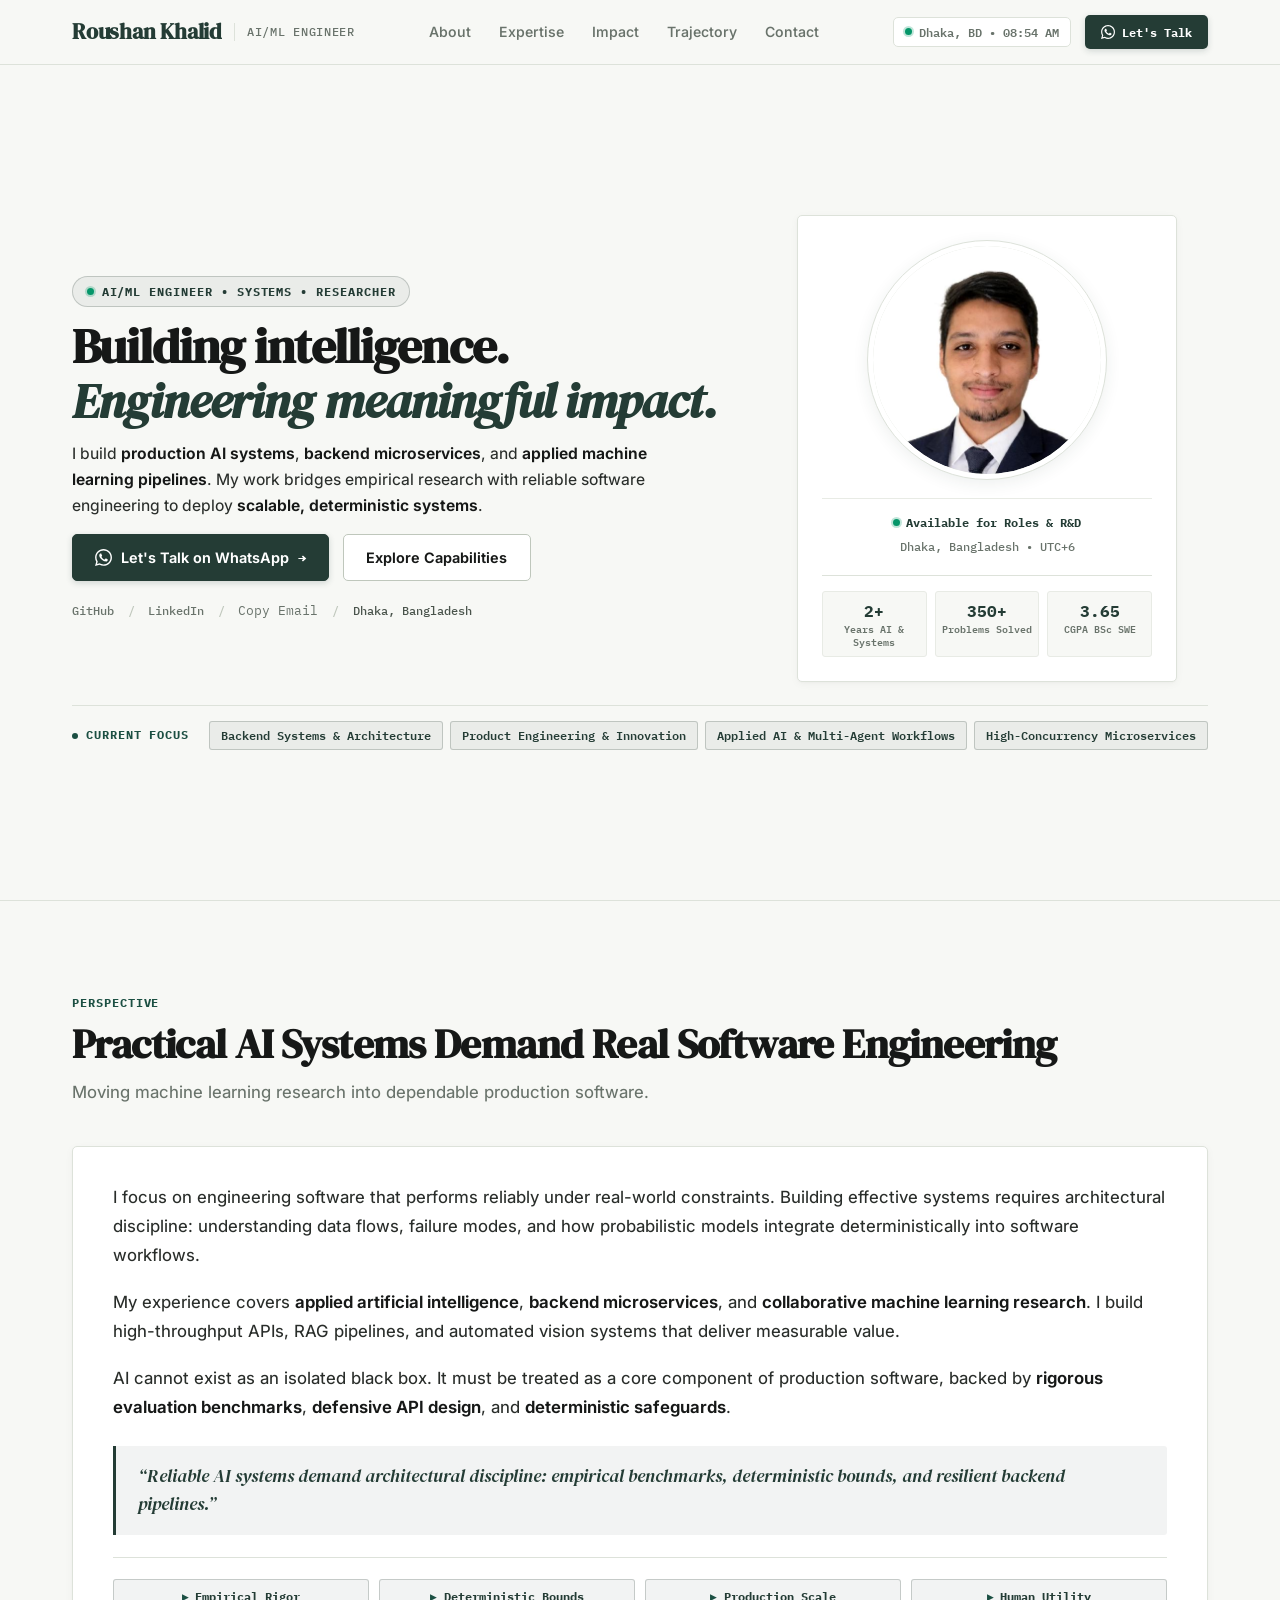
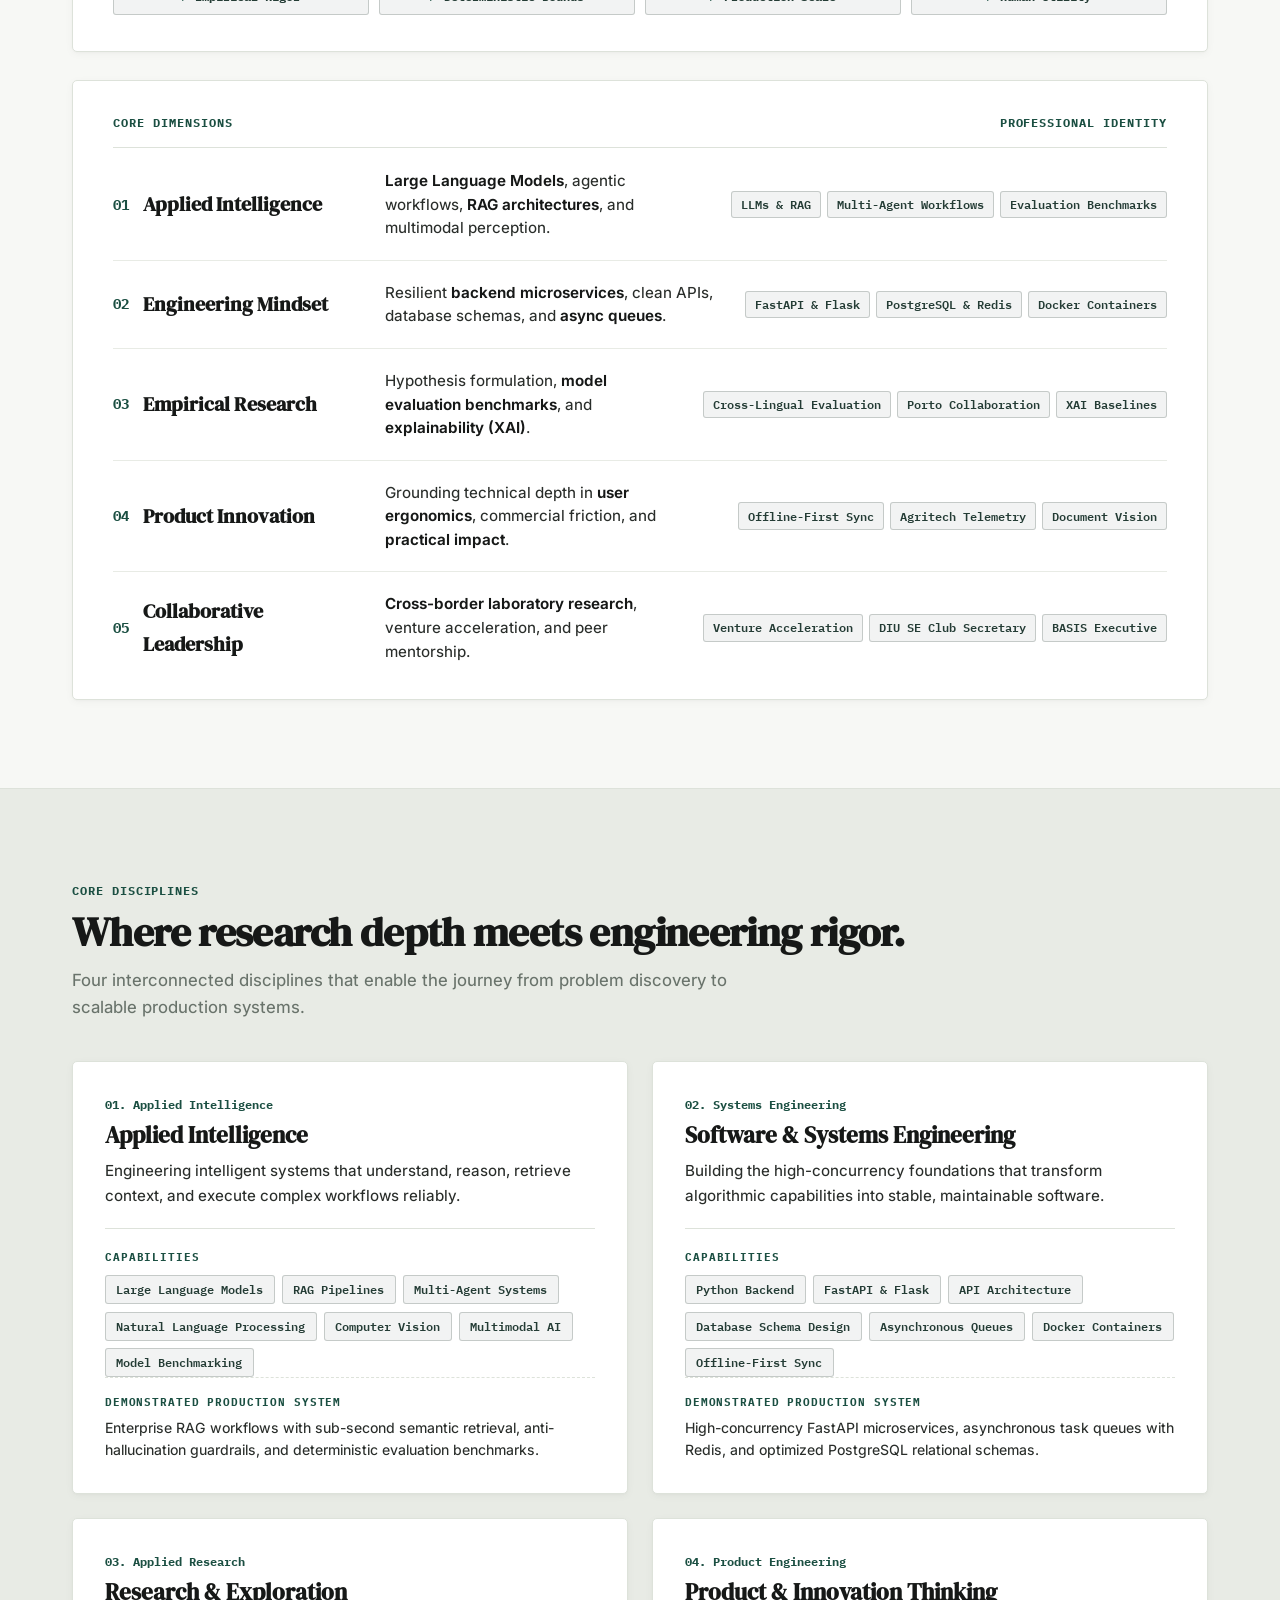
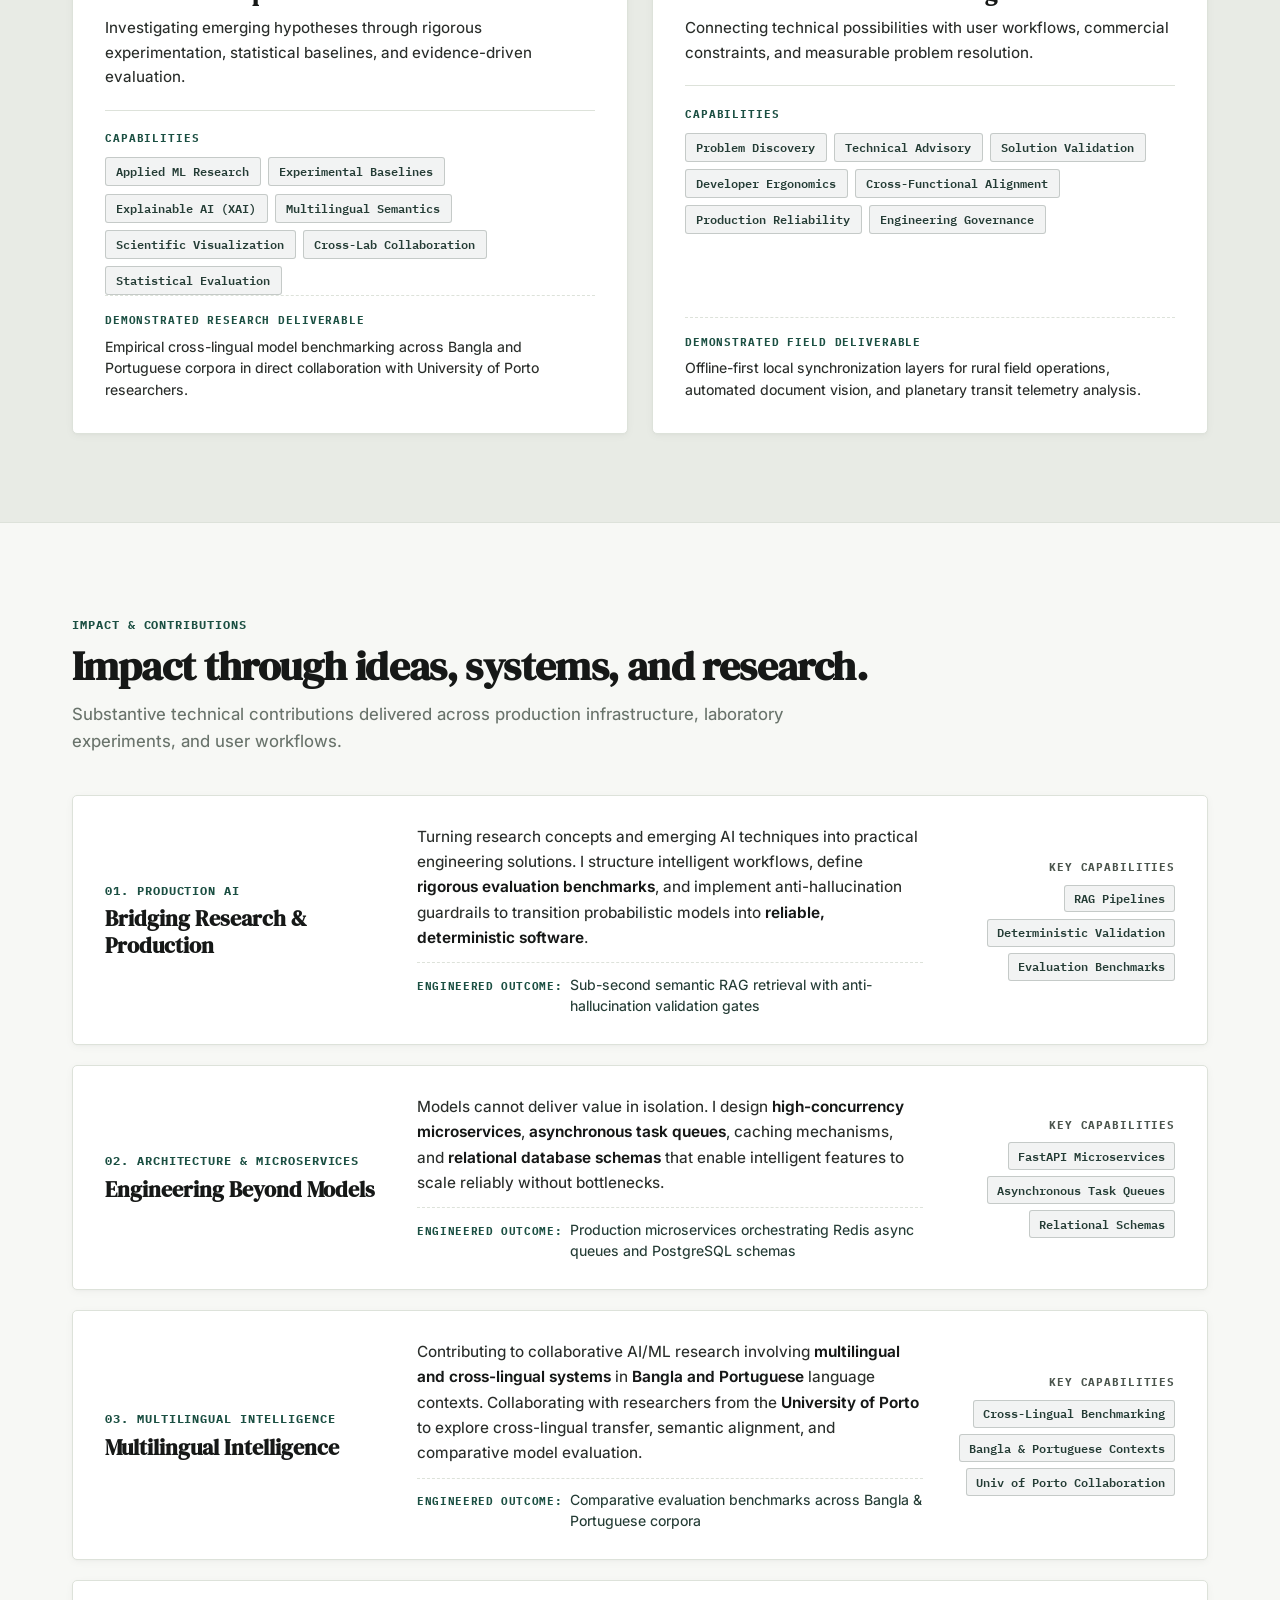
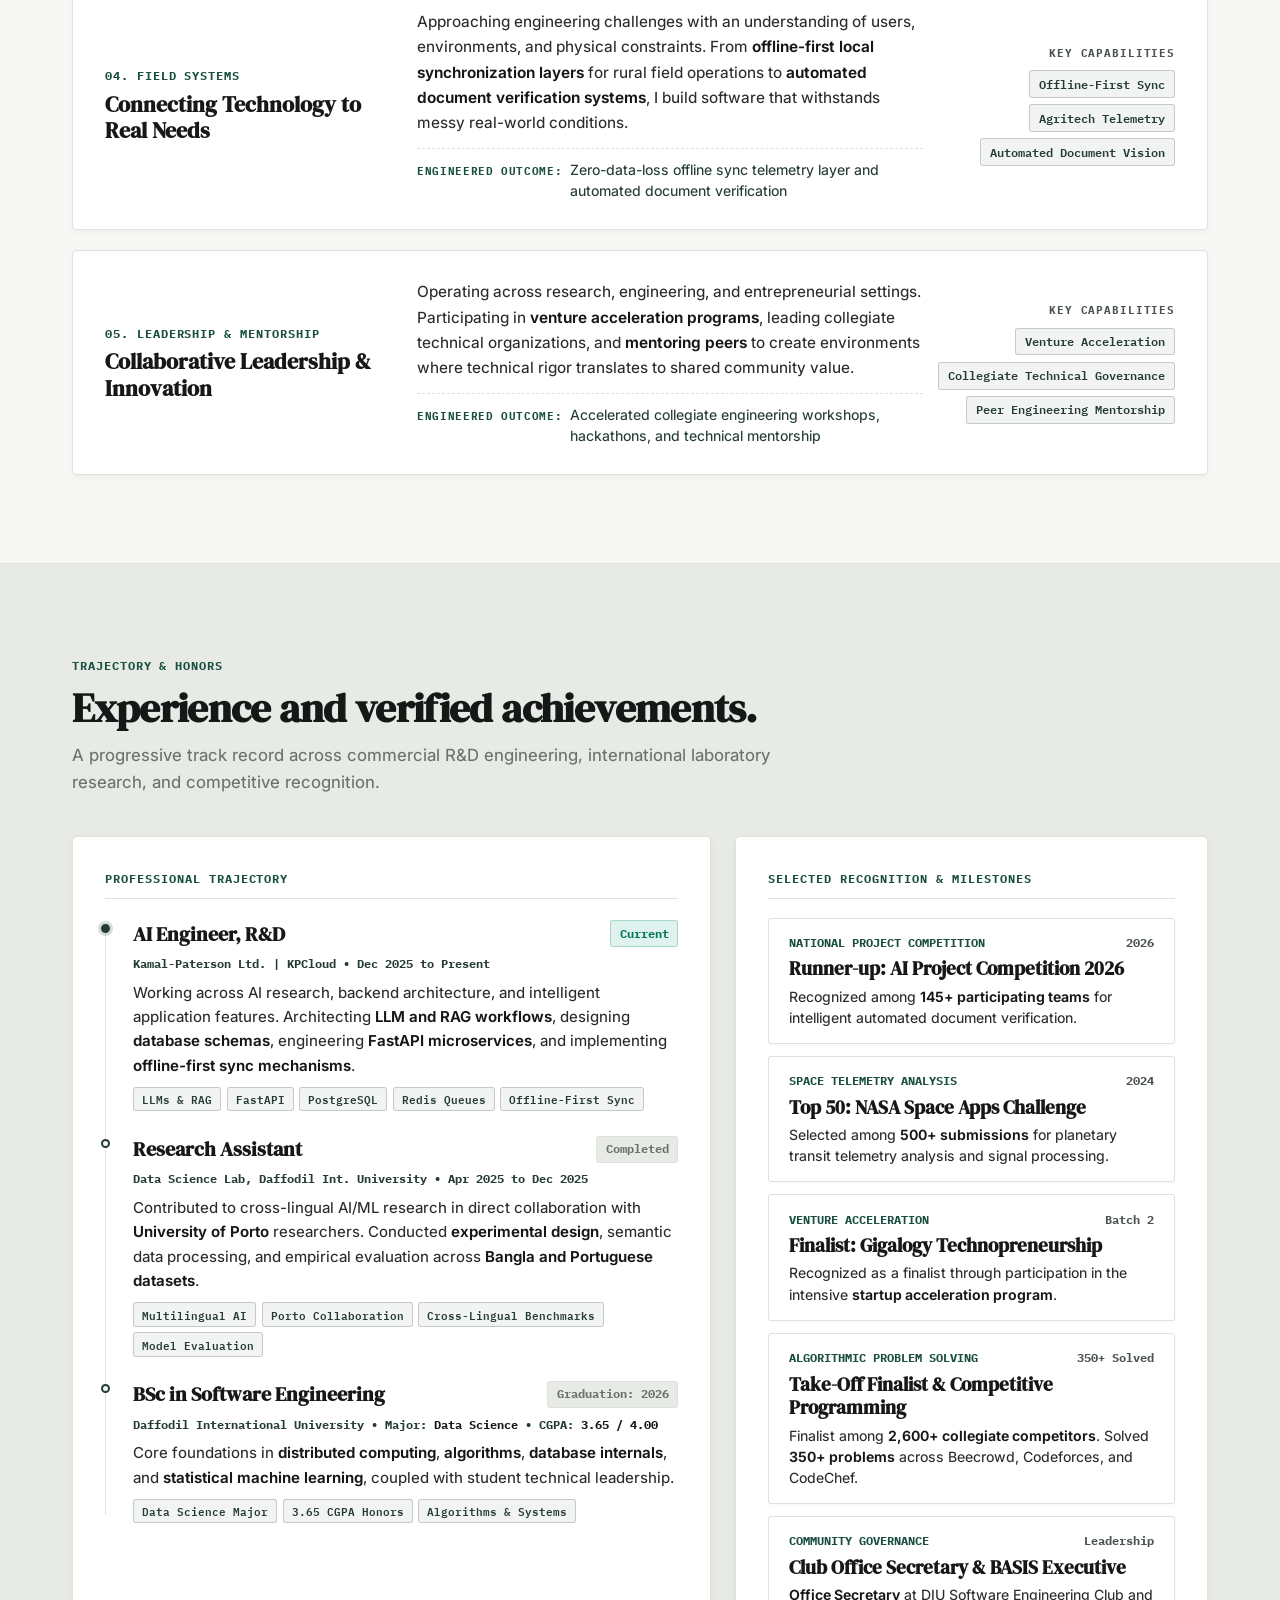
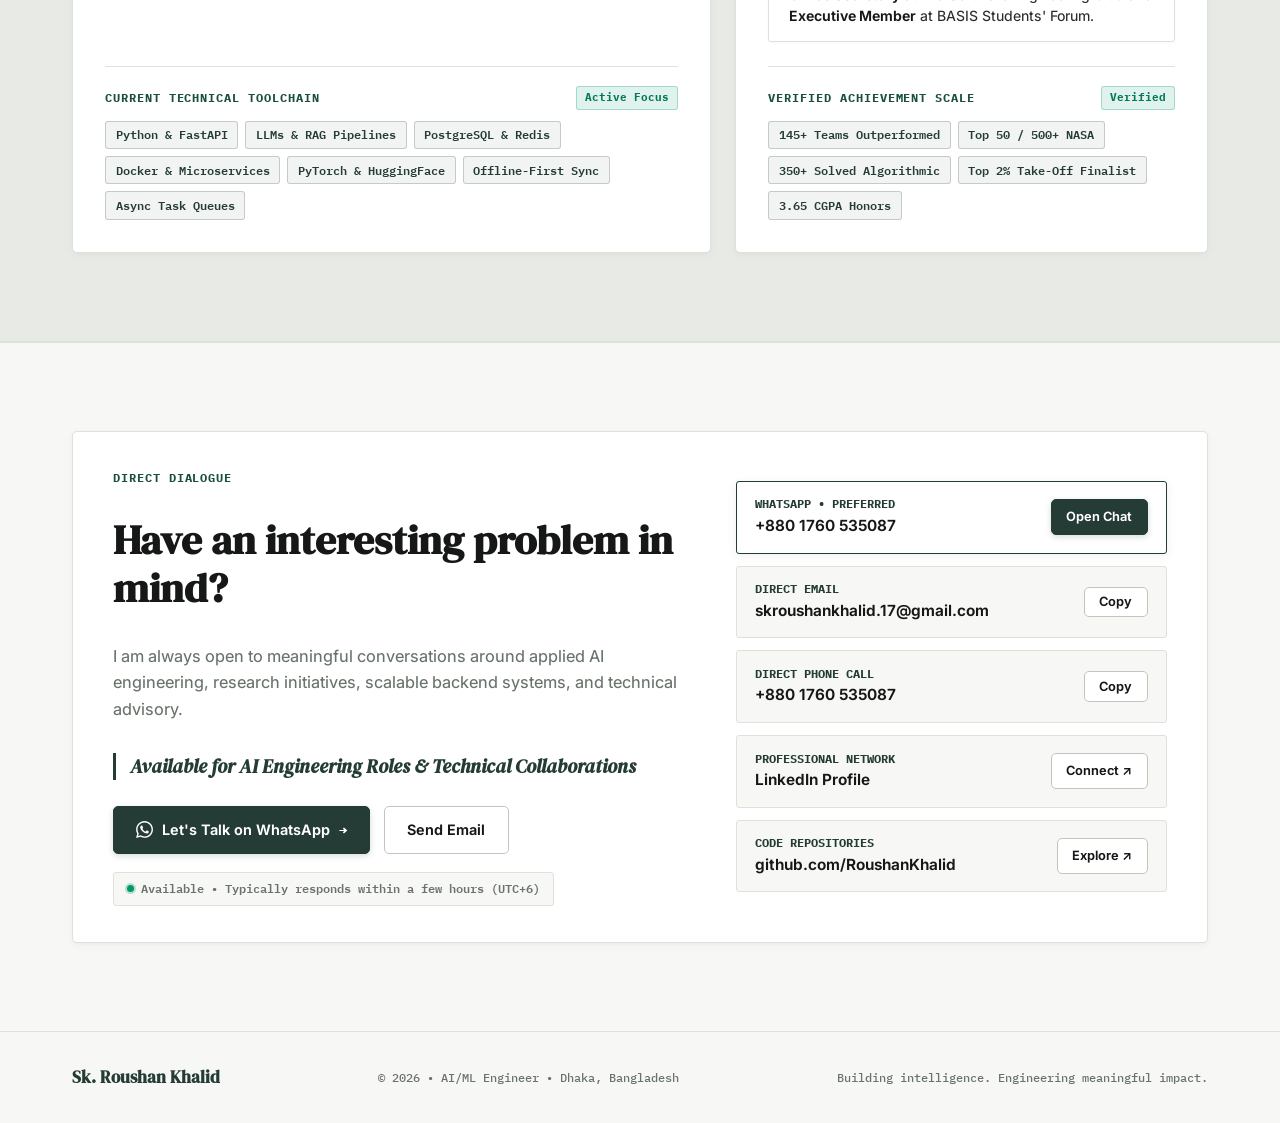
<file: index.html>
<!DOCTYPE html>
<html lang="en">
<head>
  <meta charset="UTF-8" />
  <meta name="viewport" content="width=device-width, initial-scale=1.0, viewport-fit=cover" />
  <title>Sk. Roushan Khalid | AI/ML Engineer &amp; AI-First Software Engineer</title>
  
  <!-- SEO & Open Graph Meta Tags -->
  <meta name="description" content="Explore the engineering capabilities, applied AI systems, and research contributions of Sk. Roushan Khalid, AI/ML Engineer and Software Engineer based in Dhaka, Bangladesh." />
  <meta name="keywords" content="Sk Roushan Khalid, Roushan Khalid, AI/ML Engineer, Software Engineer, Applied AI, Multi-Agent Systems, RAG, Backend Architecture, Machine Learning, Dhaka Bangladesh" />
  <meta name="author" content="Sk. Roushan Khalid" />
  
  <meta property="og:title" content="Sk. Roushan Khalid | AI/ML Engineer &amp; Software Engineer" />
  <meta property="og:description" content="Applied AI systems, backend microservices, and machine learning research. Engineered for reliability, scale, and real-world utility." />
  <meta property="og:type" content="website" />
  <meta property="og:image" content="pro.jpg" />

  <!-- Multi-Resolution Favicons & Manifest -->
  <link rel="icon" type="image/x-icon" href="favicon.ico" />
  <link rel="icon" type="image/svg+xml" href="favicon.svg" />
  <link rel="apple-touch-icon" sizes="180x180" href="apple-touch-icon.png" />
  <meta name="theme-color" content="#F7F8F5" />

  <!-- Google Fonts: DM Serif Display + Inter + IBM Plex Mono -->
  <link rel="preconnect" href="https://fonts.googleapis.com" />
  <link rel="preconnect" href="https://fonts.gstatic.com" crossorigin />
  <link href="https://fonts.googleapis.com/css2?family=DM+Serif+Display:ital@0;1&family=IBM+Plex+Mono:wght@400;500;600;700&family=Inter:wght@400;500;600;700;800&display=swap" rel="stylesheet" />

  <!-- Main Stylesheet -->
  <link rel="stylesheet" href="style.css" />
</head>
<body>
  <!-- Scroll Progress Indicator -->
  <div id="scrollProgressBar" class="scroll-progress-bar" aria-hidden="true"></div>

  <!-- Skip to main content -->
  <a href="#mainContent" class="skip-link">Skip to main content</a>

  <!-- TOP NAVIGATION BAR -->
  <header class="nav-wrapper">
    <nav class="nav" id="nav" aria-label="Main Navigation">
      <div class="nav-container">
        
        <div class="nav-brand">
          <a href="#hero" class="nav-logo" aria-label="Roushan Khalid Home">
            Roushan Khalid
          </a>
          <span class="nav-brand-sub">AI/ML Engineer</span>
        </div>
        
        <ul class="nav-links" id="navLinks" role="menubar">
          <li role="none"><a href="#about" class="nav-link" role="menuitem">About</a></li>
          <li role="none"><a href="#expertise" class="nav-link" role="menuitem">Expertise</a></li>
          <li role="none"><a href="#impact" class="nav-link" role="menuitem">Impact</a></li>
          <li role="none"><a href="#trajectory" class="nav-link" role="menuitem">Trajectory</a></li>
          <li role="none"><a href="/contact" class="nav-link" role="menuitem">Contact</a></li>
        </ul>

        <div class="nav-actions">
          <div class="nav-live-time" title="Current Time in Dhaka, Bangladesh (UTC+6)">
            <span class="nav-live-dot"></span>
            <span id="dhakaTime">Dhaka, BD (UTC+6)</span>
          </div>
          <a href="https://wa.me/8801760535087?text=Hello%20Khalid%2C%20I%20visited%20your%20portfolio%20and%20would%20like%20to%20connect." target="_blank" rel="noopener noreferrer" class="nav-cta-btn" title="Chat on WhatsApp">
            <svg width="14" height="14" viewBox="0 0 24 24" fill="currentColor" aria-hidden="true"><path d="M.057 24l1.687-6.163c-1.041-1.804-1.588-3.849-1.587-5.946.003-6.556 5.338-11.891 11.893-11.891 3.181.001 6.167 1.24 8.413 3.488 2.245 2.248 3.481 5.236 3.48 8.414-.003 6.557-5.338 11.892-11.893 11.892-1.99-.001-3.951-.5-5.688-1.448l-6.305 1.654zm6.597-3.807c1.676.995 3.276 1.591 5.392 1.592 5.448 0 9.886-4.434 9.889-9.885.002-5.462-4.415-9.89-9.881-9.892-5.452 0-9.887 4.434-9.889 9.884-.001 2.225.651 3.891 1.746 5.634l-.999 3.648 3.742-.981zm11.387-5.464c-.074-.124-.272-.198-.57-.347-.297-.149-1.758-.868-2.031-.967-.272-.099-.47-.149-.669.149-.198.297-.768.967-.941 1.165-.173.198-.347.223-.644.074-.297-.149-1.255-.462-2.39-1.475-.883-.788-1.48-1.761-1.653-2.059-.173-.297-.018-.458.13-.606.134-.133.297-.347.446-.521.151-.172.2-.296.3-.495.099-.198.05-.372-.025-.521-.075-.148-.669-1.611-.916-2.206-.242-.579-.487-.501-.669-.51l-.57-.01c-.198 0-.52.074-.792.372s-1.04 1.016-1.04 2.479 1.065 2.876 1.213 3.074c.149.198 2.095 3.2 5.076 4.487.709.306 1.263.489 1.694.626.712.226 1.36.194 1.872.118.571-.085 1.758-.719 2.006-1.413.248-.695.248-1.29.173-1.414z"/></svg>
            <span>Let's Talk</span>
          </a>
          <button class="nav-toggle" id="navToggle" aria-label="Toggle navigation menu" aria-expanded="false" aria-controls="navLinks">
            <span class="bar bar-1"></span>
            <span class="bar bar-2"></span>
            <span class="bar bar-3"></span>
          </button>
        </div>

      </div>
    </nav>
  </header>

  <!-- MAIN CONTENT CONTAINER -->
  <main id="mainContent">
    
    <!-- ===========================
         01. HERO SECTION
    ============================ -->
    <section class="hero" id="hero">
      <div class="container-content hero-container">
        <div class="hero-layout">
          
          <!-- Left Column: Narrative Identity & Actions -->
          <div class="hero-content">
            <div class="hero-meta-label">
              <span>AI/ML ENGINEER &bull; SYSTEMS &bull; RESEARCHER</span>
            </div>

            <h1 class="hero-title">
              Building intelligence.<br />
              <em>Engineering meaningful impact.</em>
            </h1>

            <p class="hero-intro-p">
              I build <strong>production AI systems</strong>, <strong>backend microservices</strong>, and <strong>applied machine learning pipelines</strong>. My work bridges empirical research with reliable software engineering to deploy <strong>scalable, deterministic systems</strong>.
            </p>

            <div class="hero-actions">
              <a href="https://wa.me/8801760535087?text=Hello%20Khalid%2C%20I%20visited%20your%20portfolio%20and%20would%20like%20to%20connect." target="_blank" rel="noopener noreferrer" class="btn btn-primary" title="Chat on WhatsApp">
                <svg width="17" height="17" viewBox="0 0 24 24" fill="currentColor" aria-hidden="true"><path d="M.057 24l1.687-6.163c-1.041-1.804-1.588-3.849-1.587-5.946.003-6.556 5.338-11.891 11.893-11.891 3.181.001 6.167 1.24 8.413 3.488 2.245 2.248 3.481 5.236 3.48 8.414-.003 6.557-5.338 11.892-11.893 11.892-1.99-.001-3.951-.5-5.688-1.448l-6.305 1.654zm6.597-3.807c1.676.995 3.276 1.591 5.392 1.592 5.448 0 9.886-4.434 9.889-9.885.002-5.462-4.415-9.89-9.881-9.892-5.452 0-9.887 4.434-9.889 9.884-.001 2.225.651 3.891 1.746 5.634l-.999 3.648 3.742-.981zm11.387-5.464c-.074-.124-.272-.198-.57-.347-.297-.149-1.758-.868-2.031-.967-.272-.099-.47-.149-.669.149-.198.297-.768.967-.941 1.165-.173.198-.347.223-.644.074-.297-.149-1.255-.462-2.39-1.475-.883-.788-1.48-1.761-1.653-2.059-.173-.297-.018-.458.13-.606.134-.133.297-.347.446-.521.151-.172.2-.296.3-.495.099-.198.05-.372-.025-.521-.075-.148-.669-1.611-.916-2.206-.242-.579-.487-.501-.669-.51l-.57-.01c-.198 0-.52.074-.792.372s-1.04 1.016-1.04 2.479 1.065 2.876 1.213 3.074c.149.198 2.095 3.2 5.076 4.487.709.306 1.263.489 1.694.626.712.226 1.36.194 1.872.118.571-.085 1.758-.719 2.006-1.413.248-.695.248-1.29.173-1.414z"/></svg>
                <span>Let's Talk on WhatsApp</span>
                <span style="font-family: var(--font-mono);">→</span>
              </a>
              <a href="#expertise" class="btn btn-secondary">
                <span>Explore Capabilities</span>
              </a>
            </div>

            <div class="hero-social-row">
              <a href="https://github.com/RoushanKhalid" target="_blank" rel="noopener noreferrer" class="hero-social-link">GitHub</a>
              <span class="sep">/</span>
              <a href="https://linkedin.com/in/sk-roushan-khalid" target="_blank" rel="noopener noreferrer" class="hero-social-link">LinkedIn</a>
              <span class="sep">/</span>
              <button type="button" class="hero-social-link contact-copy-btn" data-copy="skroushankhalid.17@gmail.com" title="Copy Email Address">Copy Email</button>
              <span class="sep">/</span>
              <span class="hero-social-loc">Dhaka, Bangladesh</span>
            </div>
          </div>

          <!-- Right Column: Integrated Hero Profile Stage (Zero Void) -->
          <div class="hero-stage">
            <div class="hero-profile-card">
              <div class="hero-stage-frame">
                <div class="hero-stage-img-wrap">
                  <img src="pro.jpg" alt="Sk. Roushan Khalid portrait" class="hero-stage-img" onerror="this.src='https://avatars.githubusercontent.com/u/108520770?v=4'" loading="eager" />
                </div>
              </div>
              <div class="hero-meta-summary">
                <div class="hero-stage-status">
                  <span class="nav-live-dot"></span> Available for Roles &amp; R&amp;D
                </div>
                <div class="hero-stage-city">
                  Dhaka, Bangladesh &bull; UTC+6
                </div>
              </div>
              <div class="hero-profile-highlights">
                <div class="hero-highlight-item">
                  <span class="hero-highlight-num">2+</span>
                  <span class="hero-highlight-label">Years AI &amp; Systems</span>
                </div>
                <div class="hero-highlight-item">
                  <span class="hero-highlight-num">350+</span>
                  <span class="hero-highlight-label">Problems Solved</span>
                </div>
                <div class="hero-highlight-item">
                  <span class="hero-highlight-num">3.65</span>
                  <span class="hero-highlight-label">CGPA BSc SWE</span>
                </div>
              </div>
            </div>
          </div>

        </div>

        <!-- Full-Width Current Focus Strip (Unified End-to-End Viewport Anchor) -->
        <div class="hero-focus-strip">
          <div class="hero-focus-head">
            <span class="hero-focus-dot"></span>
            <span class="hero-focus-label">Current Focus</span>
          </div>
          <div class="hero-focus-tags">
            <span class="hero-focus-tag">Backend Systems &amp; Architecture</span>
            <span class="hero-focus-tag">Product Engineering &amp; Innovation</span>
            <span class="hero-focus-tag">Applied AI &amp; Multi-Agent Workflows</span>
            <span class="hero-focus-tag">High-Concurrency Microservices</span>
          </div>
        </div>

      </div>
    </section>

    <!-- ===========================
         02. PERSPECTIVE & PHILOSOPHY
    ============================ -->
    <section class="section" id="about">
      <div class="container-content">
        <div class="section-header">
          <span class="section-tag">Perspective</span>
          <h2 class="section-headline">Practical AI Systems Demand Real Software Engineering</h2>
          <p class="section-sub">Moving machine learning research into dependable production software.</p>
        </div>

        <div class="about-serial-flow">
          
          <!-- Serial 1: Narrative & Philosophy Card (Full Width) -->
          <div class="about-narrative-card">
            <div class="about-narrative-body">
              <p>
                I focus on engineering software that performs reliably under real-world constraints. Building effective systems requires architectural discipline: understanding data flows, failure modes, and how probabilistic models integrate deterministically into software workflows.
              </p>
              <p>
                My experience covers <strong>applied artificial intelligence</strong>, <strong>backend microservices</strong>, and <strong>collaborative machine learning research</strong>. I build high-throughput APIs, RAG pipelines, and automated vision systems that deliver measurable value.
              </p>
              <p>
                AI cannot exist as an isolated black box. It must be treated as a core component of production software, backed by <strong>rigorous evaluation benchmarks</strong>, <strong>defensive API design</strong>, and <strong>deterministic safeguards</strong>.
              </p>
              <div class="about-quote-callout">
                &ldquo;Reliable AI systems demand architectural discipline: empirical benchmarks, deterministic bounds, and resilient backend pipelines.&rdquo;
              </div>
            </div>
            
            <div class="about-tenets-bar">
              <div class="about-tenet-item">Empirical Rigor</div>
              <div class="about-tenet-item">Deterministic Bounds</div>
              <div class="about-tenet-item">Production Scale</div>
              <div class="about-tenet-item">Human Utility</div>
            </div>
          </div>

          <!-- Serial 2: Core Dimensions & Professional Identity Card (Full Width) -->
          <div class="about-pillars-card">
            <div class="pillars-card-header">
              <span>Core Dimensions</span>
              <span>Professional Identity</span>
            </div>
            
            <div class="pillars-serial-list">
              <div class="pillar-row">
                <div class="pillar-row-lead">
                  <span class="pillar-num">01</span>
                  <h3 class="pillar-title">Applied Intelligence</h3>
                </div>
                <div class="pillar-desc">
                  <strong>Large Language Models</strong>, agentic workflows, <strong>RAG architectures</strong>, and multimodal perception.
                </div>
                <div class="pillar-tech-chips">
                  <span>LLMs &amp; RAG</span>
                  <span>Multi-Agent Workflows</span>
                  <span>Evaluation Benchmarks</span>
                </div>
              </div>
              
              <div class="pillar-row">
                <div class="pillar-row-lead">
                  <span class="pillar-num">02</span>
                  <h3 class="pillar-title">Engineering Mindset</h3>
                </div>
                <div class="pillar-desc">
                  Resilient <strong>backend microservices</strong>, clean APIs, database schemas, and <strong>async queues</strong>.
                </div>
                <div class="pillar-tech-chips">
                  <span>FastAPI &amp; Flask</span>
                  <span>PostgreSQL &amp; Redis</span>
                  <span>Docker Containers</span>
                </div>
              </div>

              <div class="pillar-row">
                <div class="pillar-row-lead">
                  <span class="pillar-num">03</span>
                  <h3 class="pillar-title">Empirical Research</h3>
                </div>
                <div class="pillar-desc">
                  Hypothesis formulation, <strong>model evaluation benchmarks</strong>, and <strong>explainability (XAI)</strong>.
                </div>
                <div class="pillar-tech-chips">
                  <span>Cross-Lingual Evaluation</span>
                  <span>Porto Collaboration</span>
                  <span>XAI Baselines</span>
                </div>
              </div>

              <div class="pillar-row">
                <div class="pillar-row-lead">
                  <span class="pillar-num">04</span>
                  <h3 class="pillar-title">Product Innovation</h3>
                </div>
                <div class="pillar-desc">
                  Grounding technical depth in <strong>user ergonomics</strong>, commercial friction, and <strong>practical impact</strong>.
                </div>
                <div class="pillar-tech-chips">
                  <span>Offline-First Sync</span>
                  <span>Agritech Telemetry</span>
                  <span>Document Vision</span>
                </div>
              </div>

              <div class="pillar-row">
                <div class="pillar-row-lead">
                  <span class="pillar-num">05</span>
                  <h3 class="pillar-title">Collaborative Leadership</h3>
                </div>
                <div class="pillar-desc">
                  <strong>Cross-border laboratory research</strong>, venture acceleration, and peer mentorship.
                </div>
                <div class="pillar-tech-chips">
                  <span>Venture Acceleration</span>
                  <span>DIU SE Club Secretary</span>
                  <span>BASIS Executive</span>
                </div>
              </div>
            </div>

          </div>

        </div>
      </div>
    </section>

    <!-- ===========================
         03. CORE EXPERTISE
    ============================ -->
    <section class="section section-alt" id="expertise">
      <div class="container-content">
        <div class="section-header">
          <span class="section-tag">Core Disciplines</span>
          <h2 class="section-headline">Where research depth meets engineering rigor.</h2>
          <p class="section-sub">Four interconnected disciplines that enable the journey from problem discovery to scalable production systems.</p>
        </div>

        <div class="expertise-grid">
          
          <!-- Discipline 1 -->
          <div class="expertise-card">
            <div class="expertise-card-top">
              <span class="expertise-num">01. Applied Intelligence</span>
              <h3 class="expertise-title">Applied Intelligence</h3>
              <p class="expertise-desc">
                Engineering intelligent systems that understand, reason, retrieve context, and execute complex workflows reliably.
              </p>
            </div>
            <div class="expertise-tags-wrap">
              <div class="expertise-tags-label">Capabilities</div>
              <div class="expertise-tags">
                <span class="expertise-tag">Large Language Models</span>
                <span class="expertise-tag">RAG Pipelines</span>
                <span class="expertise-tag">Multi-Agent Systems</span>
                <span class="expertise-tag">Natural Language Processing</span>
                <span class="expertise-tag">Computer Vision</span>
                <span class="expertise-tag">Multimodal AI</span>
                <span class="expertise-tag">Model Benchmarking</span>
              </div>
            </div>
            <div class="expertise-deliverable">
              <span class="deliverable-label">Demonstrated Production System</span>
              <p class="deliverable-text">Enterprise RAG workflows with sub-second semantic retrieval, anti-hallucination guardrails, and deterministic evaluation benchmarks.</p>
            </div>
          </div>

          <!-- Discipline 2 -->
          <div class="expertise-card">
            <div class="expertise-card-top">
              <span class="expertise-num">02. Systems Engineering</span>
              <h3 class="expertise-title">Software &amp; Systems Engineering</h3>
              <p class="expertise-desc">
                Building the high-concurrency foundations that transform algorithmic capabilities into stable, maintainable software.
              </p>
            </div>
            <div class="expertise-tags-wrap">
              <div class="expertise-tags-label">Capabilities</div>
              <div class="expertise-tags">
                <span class="expertise-tag">Python Backend</span>
                <span class="expertise-tag">FastAPI &amp; Flask</span>
                <span class="expertise-tag">API Architecture</span>
                <span class="expertise-tag">Database Schema Design</span>
                <span class="expertise-tag">Asynchronous Queues</span>
                <span class="expertise-tag">Docker Containers</span>
                <span class="expertise-tag">Offline-First Sync</span>
              </div>
            </div>
            <div class="expertise-deliverable">
              <span class="deliverable-label">Demonstrated Production System</span>
              <p class="deliverable-text">High-concurrency FastAPI microservices, asynchronous task queues with Redis, and optimized PostgreSQL relational schemas.</p>
            </div>
          </div>

          <!-- Discipline 3 -->
          <div class="expertise-card">
            <div class="expertise-card-top">
              <span class="expertise-num">03. Applied Research</span>
              <h3 class="expertise-title">Research &amp; Exploration</h3>
              <p class="expertise-desc">
                Investigating emerging hypotheses through rigorous experimentation, statistical baselines, and evidence-driven evaluation.
              </p>
            </div>
            <div class="expertise-tags-wrap">
              <div class="expertise-tags-label">Capabilities</div>
              <div class="expertise-tags">
                <span class="expertise-tag">Applied ML Research</span>
                <span class="expertise-tag">Experimental Baselines</span>
                <span class="expertise-tag">Explainable AI (XAI)</span>
                <span class="expertise-tag">Multilingual Semantics</span>
                <span class="expertise-tag">Scientific Visualization</span>
                <span class="expertise-tag">Cross-Lab Collaboration</span>
                <span class="expertise-tag">Statistical Evaluation</span>
              </div>
            </div>
            <div class="expertise-deliverable">
              <span class="deliverable-label">Demonstrated Research Deliverable</span>
              <p class="deliverable-text">Empirical cross-lingual model benchmarking across Bangla and Portuguese corpora in direct collaboration with University of Porto researchers.</p>
            </div>
          </div>

          <!-- Discipline 4 -->
          <div class="expertise-card">
            <div class="expertise-card-top">
              <span class="expertise-num">04. Product Engineering</span>
              <h3 class="expertise-title">Product &amp; Innovation Thinking</h3>
              <p class="expertise-desc">
                Connecting technical possibilities with user workflows, commercial constraints, and measurable problem resolution.
              </p>
            </div>
            <div class="expertise-tags-wrap">
              <div class="expertise-tags-label">Capabilities</div>
              <div class="expertise-tags">
                <span class="expertise-tag">Problem Discovery</span>
                <span class="expertise-tag">Technical Advisory</span>
                <span class="expertise-tag">Solution Validation</span>
                <span class="expertise-tag">Developer Ergonomics</span>
                <span class="expertise-tag">Cross-Functional Alignment</span>
                <span class="expertise-tag">Production Reliability</span>
                <span class="expertise-tag">Engineering Governance</span>
              </div>
            </div>
            <div class="expertise-deliverable">
              <span class="deliverable-label">Demonstrated Field Deliverable</span>
              <p class="deliverable-text">Offline-first local synchronization layers for rural field operations, automated document vision, and planetary transit telemetry analysis.</p>
            </div>
          </div>

        </div>
      </div>
    </section>

    <!-- ===========================
         04. IMPACT & CONTRIBUTIONS
         HIGH-DENSITY EDITORIAL GRID
    ============================ -->
    <section class="section" id="impact">
      <div class="container-content">
        <div class="section-header">
          <span class="section-tag">Impact &amp; Contributions</span>
          <h2 class="section-headline">Impact through ideas, systems, and research.</h2>
          <p class="section-sub">Substantive technical contributions delivered across production infrastructure, laboratory experiments, and user workflows.</p>
        </div>

        <div class="impact-editorial-grid">
          
          <!-- Theme 1 -->
          <div class="impact-card-block">
            <div class="impact-col-meta">
              <span class="impact-tag">01. Production AI</span>
              <h3 class="impact-row-title">Bridging Research &amp; Production</h3>
            </div>
            <div class="impact-col-body">
              <p>
                Turning research concepts and emerging AI techniques into practical engineering solutions. I structure intelligent workflows, define <strong>rigorous evaluation benchmarks</strong>, and implement anti-hallucination guardrails to transition probabilistic models into <strong>reliable, deterministic software</strong>.
              </p>
              <div class="impact-deliverable-strip">
                <span class="deliverable-tag">Engineered Outcome:</span>
                <span>Sub-second semantic RAG retrieval with anti-hallucination validation gates</span>
              </div>
            </div>
            <div class="impact-col-pills">
              <span class="impact-pills-label">Key Capabilities</span>
              <div class="impact-row-pills">
                <span>RAG Pipelines</span>
                <span>Deterministic Validation</span>
                <span>Evaluation Benchmarks</span>
              </div>
            </div>
          </div>

          <!-- Theme 2 -->
          <div class="impact-card-block">
            <div class="impact-col-meta">
              <span class="impact-tag">02. Architecture &amp; Microservices</span>
              <h3 class="impact-row-title">Engineering Beyond Models</h3>
            </div>
            <div class="impact-col-body">
              <p>
                Models cannot deliver value in isolation. I design <strong>high-concurrency microservices</strong>, <strong>asynchronous task queues</strong>, caching mechanisms, and <strong>relational database schemas</strong> that enable intelligent features to scale reliably without bottlenecks.
              </p>
              <div class="impact-deliverable-strip">
                <span class="deliverable-tag">Engineered Outcome:</span>
                <span>Production microservices orchestrating Redis async queues and PostgreSQL schemas</span>
              </div>
            </div>
            <div class="impact-col-pills">
              <span class="impact-pills-label">Key Capabilities</span>
              <div class="impact-row-pills">
                <span>FastAPI Microservices</span>
                <span>Asynchronous Task Queues</span>
                <span>Relational Schemas</span>
              </div>
            </div>
          </div>

          <!-- Theme 3 -->
          <div class="impact-card-block">
            <div class="impact-col-meta">
              <span class="impact-tag">03. Multilingual Intelligence</span>
              <h3 class="impact-row-title">Multilingual Intelligence</h3>
            </div>
            <div class="impact-col-body">
              <p>
                Contributing to collaborative AI/ML research involving <strong>multilingual and cross-lingual systems</strong> in <strong>Bangla and Portuguese</strong> language contexts. Collaborating with researchers from the <strong>University of Porto</strong> to explore cross-lingual transfer, semantic alignment, and comparative model evaluation.
              </p>
              <div class="impact-deliverable-strip">
                <span class="deliverable-tag">Engineered Outcome:</span>
                <span>Comparative evaluation benchmarks across Bangla &amp; Portuguese corpora</span>
              </div>
            </div>
            <div class="impact-col-pills">
              <span class="impact-pills-label">Key Capabilities</span>
              <div class="impact-row-pills">
                <span>Cross-Lingual Benchmarking</span>
                <span>Bangla &amp; Portuguese Contexts</span>
                <span>Univ of Porto Collaboration</span>
              </div>
            </div>
          </div>

          <!-- Theme 4 -->
          <div class="impact-card-block">
            <div class="impact-col-meta">
              <span class="impact-tag">04. Field Systems</span>
              <h3 class="impact-row-title">Connecting Technology to Real Needs</h3>
            </div>
            <div class="impact-col-body">
              <p>
                Approaching engineering challenges with an understanding of users, environments, and physical constraints. From <strong>offline-first local synchronization layers</strong> for rural field operations to <strong>automated document verification systems</strong>, I build software that withstands messy real-world conditions.
              </p>
              <div class="impact-deliverable-strip">
                <span class="deliverable-tag">Engineered Outcome:</span>
                <span>Zero-data-loss offline sync telemetry layer and automated document verification</span>
              </div>
            </div>
            <div class="impact-col-pills">
              <span class="impact-pills-label">Key Capabilities</span>
              <div class="impact-row-pills">
                <span>Offline-First Sync</span>
                <span>Agritech Telemetry</span>
                <span>Automated Document Vision</span>
              </div>
            </div>
          </div>

          <!-- Theme 5 -->
          <div class="impact-card-block">
            <div class="impact-col-meta">
              <span class="impact-tag">05. Leadership &amp; Mentorship</span>
              <h3 class="impact-row-title">Collaborative Leadership &amp; Innovation</h3>
            </div>
            <div class="impact-col-body">
              <p>
                Operating across research, engineering, and entrepreneurial settings. Participating in <strong>venture acceleration programs</strong>, leading collegiate technical organizations, and <strong>mentoring peers</strong> to create environments where technical rigor translates to shared community value.
              </p>
              <div class="impact-deliverable-strip">
                <span class="deliverable-tag">Engineered Outcome:</span>
                <span>Accelerated collegiate engineering workshops, hackathons, and technical mentorship</span>
              </div>
            </div>
            <div class="impact-col-pills">
              <span class="impact-pills-label">Key Capabilities</span>
              <div class="impact-row-pills">
                <span>Venture Acceleration</span>
                <span>Collegiate Technical Governance</span>
                <span>Peer Engineering Mentorship</span>
              </div>
            </div>
          </div>

        </div>
      </div>
    </section>

    <!-- ===========================
         05. TRAJECTORY & HONORS
         EQUAL-HEIGHT MATCHING COLUMNS
    ============================ -->
    <section class="section section-alt" id="trajectory">
      <div class="container-content">
        <div class="section-header">
          <span class="section-tag">Trajectory &amp; Honors</span>
          <h2 class="section-headline">Experience and verified achievements.</h2>
          <p class="section-sub">A progressive track record across commercial R&amp;D engineering, international laboratory research, and competitive recognition.</p>
        </div>

        <div class="trajectory-split-layout">
          
          <!-- Left: Professional Journey Timeline Card -->
          <div class="trajectory-col-card">
            <div>
              <div class="col-section-label">Professional Trajectory</div>
              
              <div class="journey-timeline">
                
                <!-- Role 1 -->
                <div class="journey-item current">
                  <div class="journey-item-header">
                    <h3 class="journey-role">AI Engineer, R&amp;D</h3>
                    <span class="journey-badge">Current</span>
                  </div>
                  <div class="journey-org">Kamal-Paterson Ltd. | KPCloud &bull; Dec 2025 to Present</div>
                  <p class="journey-desc">
                    Working across AI research, backend architecture, and intelligent application features. Architecting <strong>LLM and RAG workflows</strong>, designing <strong>database schemas</strong>, engineering <strong>FastAPI microservices</strong>, and implementing <strong>offline-first sync mechanisms</strong>.
                  </p>
                  <div class="journey-tech-chips">
                    <span>LLMs &amp; RAG</span>
                    <span>FastAPI</span>
                    <span>PostgreSQL</span>
                    <span>Redis Queues</span>
                    <span>Offline-First Sync</span>
                  </div>
                </div>

                <!-- Role 2 -->
                <div class="journey-item">
                  <div class="journey-item-header">
                    <h3 class="journey-role">Research Assistant</h3>
                    <span class="journey-badge">Completed</span>
                  </div>
                  <div class="journey-org">Data Science Lab, Daffodil Int. University &bull; Apr 2025 to Dec 2025</div>
                  <p class="journey-desc">
                    Contributed to cross-lingual AI/ML research in direct collaboration with <strong>University of Porto</strong> researchers. Conducted <strong>experimental design</strong>, semantic data processing, and empirical evaluation across <strong>Bangla and Portuguese datasets</strong>.
                  </p>
                  <div class="journey-tech-chips">
                    <span>Multilingual AI</span>
                    <span>Porto Collaboration</span>
                    <span>Cross-Lingual Benchmarks</span>
                    <span>Model Evaluation</span>
                  </div>
                </div>

                <!-- Education -->
                <div class="journey-item">
                  <div class="journey-item-header">
                    <h3 class="journey-role">BSc in Software Engineering</h3>
                    <span class="journey-badge">Graduation: 2026</span>
                  </div>
                  <div class="journey-org">Daffodil International University &bull; Major: <strong>Data Science</strong> &bull; CGPA: <strong>3.65 / 4.00</strong></div>
                  <p class="journey-desc">
                    Core foundations in <strong>distributed computing</strong>, <strong>algorithms</strong>, <strong>database internals</strong>, and <strong>statistical machine learning</strong>, coupled with student technical leadership.
                  </p>
                  <div class="journey-tech-chips">
                    <span>Data Science Major</span>
                    <span>3.65 CGPA Honors</span>
                    <span>Algorithms &amp; Systems</span>
                  </div>
                </div>

              </div>
            </div>

            <!-- Active Technical Toolchain to Fill & Balance Column Height -->
            <div class="trajectory-stack-footer">
              <div class="trajectory-stack-header">
                <span class="trajectory-stack-title">Current Technical Toolchain</span>
                <span class="trajectory-stack-badge">Active Focus</span>
              </div>
              <div class="trajectory-chips">
                <span>Python &amp; FastAPI</span>
                <span>LLMs &amp; RAG Pipelines</span>
                <span>PostgreSQL &amp; Redis</span>
                <span>Docker &amp; Microservices</span>
                <span>PyTorch &amp; HuggingFace</span>
                <span>Offline-First Sync</span>
                <span>Async Task Queues</span>
              </div>
            </div>
          </div>

          <!-- Right: Selected Recognition & Milestones Card -->
          <div class="trajectory-col-card">
            <div>
              <div class="col-section-label">Selected Recognition &amp; Milestones</div>

              <div class="milestones-stack">
                
                <div class="milestone-box">
                  <div class="milestone-top">
                    <span class="milestone-cat">National Project Competition</span>
                    <span class="milestone-year">2026</span>
                  </div>
                  <div class="milestone-name">Runner-up: AI Project Competition 2026</div>
                  <p class="milestone-info">Recognized among <strong>145+ participating teams</strong> for intelligent automated document verification.</p>
                </div>

                <div class="milestone-box">
                  <div class="milestone-top">
                    <span class="milestone-cat">Space Telemetry Analysis</span>
                    <span class="milestone-year">2024</span>
                  </div>
                  <div class="milestone-name">Top 50: NASA Space Apps Challenge</div>
                  <p class="milestone-info">Selected among <strong>500+ submissions</strong> for planetary transit telemetry analysis and signal processing.</p>
                </div>

                <div class="milestone-box">
                  <div class="milestone-top">
                    <span class="milestone-cat">Venture Acceleration</span>
                    <span class="milestone-year">Batch 2</span>
                  </div>
                  <div class="milestone-name">Finalist: Gigalogy Technopreneurship</div>
                  <p class="milestone-info">Recognized as a finalist through participation in the intensive <strong>startup acceleration program</strong>.</p>
                </div>

                <div class="milestone-box">
                  <div class="milestone-top">
                    <span class="milestone-cat">Algorithmic Problem Solving</span>
                    <span class="milestone-year">350+ Solved</span>
                  </div>
                  <div class="milestone-name">Take-Off Finalist &amp; Competitive Programming</div>
                  <p class="milestone-info">Finalist among <strong>2,600+ collegiate competitors</strong>. Solved <strong>350+ problems</strong> across Beecrowd, Codeforces, and CodeChef.</p>
                </div>

                <div class="milestone-box">
                  <div class="milestone-top">
                    <span class="milestone-cat">Community Governance</span>
                    <span class="milestone-year">Leadership</span>
                  </div>
                  <div class="milestone-name">Club Office Secretary &amp; BASIS Executive</div>
                  <p class="milestone-info"><strong>Office Secretary</strong> at DIU Software Engineering Club and <strong>Executive Member</strong> at BASIS Students' Forum.</p>
                </div>

              </div>
            </div>

            <!-- Verified Achievement Metrics to Match Left Column Height & Fill Space -->
            <div class="trajectory-stack-footer">
              <div class="trajectory-stack-header">
                <span class="trajectory-stack-title">Verified Achievement Scale</span>
                <span class="trajectory-stack-badge">Verified</span>
              </div>
              <div class="trajectory-chips">
                <span>145+ Teams Outperformed</span>
                <span>Top 50 / 500+ NASA</span>
                <span>350+ Solved Algorithmic</span>
                <span>Top 2% Take-Off Finalist</span>
                <span>3.65 CGPA Honors</span>
              </div>
            </div>
          </div>

        </div>
      </div>
    </section>

    <!-- ===========================
         06. DIRECT CONTACT
    ============================ -->
    <section class="contact-section" id="contact">
      <div class="container-content">
        <div class="contact-card-frame">
          
          <!-- Left Column: WhatsApp Dialogue CTA -->
          <div class="contact-cta-block">
            <span class="section-tag">Direct Dialogue</span>
            <h2 class="contact-headline">Have an interesting problem in mind?</h2>
            
            <p class="contact-subtext">
              I am always open to meaningful conversations around applied AI engineering, research initiatives, scalable backend systems, and technical advisory.
            </p>

            <div class="contact-quote-badge">
              Available for AI Engineering Roles &amp; Technical Collaborations
            </div>

            <!-- WhatsApp Primary CTA -->
            <div class="contact-action-group">
              <a href="https://wa.me/8801760535087?text=Hello%20Khalid%2C%20I%20visited%20your%20portfolio%20and%20would%20like%20to%20connect." target="_blank" rel="noopener noreferrer" class="btn btn-primary" title="Chat on WhatsApp">
                <svg width="17" height="17" viewBox="0 0 24 24" fill="currentColor" aria-hidden="true"><path d="M.057 24l1.687-6.163c-1.041-1.804-1.588-3.849-1.587-5.946.003-6.556 5.338-11.891 11.893-11.891 3.181.001 6.167 1.24 8.413 3.488 2.245 2.248 3.481 5.236 3.48 8.414-.003 6.557-5.338 11.892-11.893 11.892-1.99-.001-3.951-.5-5.688-1.448l-6.305 1.654zm6.597-3.807c1.676.995 3.276 1.591 5.392 1.592 5.448 0 9.886-4.434 9.889-9.885.002-5.462-4.415-9.89-9.881-9.892-5.452 0-9.887 4.434-9.889 9.884-.001 2.225.651 3.891 1.746 5.634l-.999 3.648 3.742-.981zm11.387-5.464c-.074-.124-.272-.198-.57-.347-.297-.149-1.758-.868-2.031-.967-.272-.099-.47-.149-.669.149-.198.297-.768.967-.941 1.165-.173.198-.347.223-.644.074-.297-.149-1.255-.462-2.39-1.475-.883-.788-1.48-1.761-1.653-2.059-.173-.297-.018-.458.13-.606.134-.133.297-.347.446-.521.151-.172.2-.296.3-.495.099-.198.05-.372-.025-.521-.075-.148-.669-1.611-.916-2.206-.242-.579-.487-.501-.669-.51l-.57-.01c-.198 0-.52.074-.792.372s-1.04 1.016-1.04 2.479 1.065 2.876 1.213 3.074c.149.198 2.095 3.2 5.076 4.487.709.306 1.263.489 1.694.626.712.226 1.36.194 1.872.118.571-.085 1.758-.719 2.006-1.413.248-.695.248-1.29.173-1.414z"/></svg>
                <span>Let's Talk on WhatsApp</span>
                <span style="font-family: var(--font-mono);">→</span>
              </a>
              <a href="mailto:skroushankhalid.17@gmail.com" class="btn btn-secondary">
                <span>Send Email</span>
              </a>
            </div>

            <div class="contact-response-status">
              <span class="nav-live-dot"></span> Available &bull; Typically responds within a few hours (UTC+6)
            </div>
          </div>

          <!-- Right Column: Channels Matrix -->
          <div class="contact-channels-matrix">
            
            <!-- WhatsApp Row (Highlighted) -->
            <div class="channel-card highlight-wa">
              <div>
                <div class="channel-meta" style="color: var(--forest); font-weight: 700;">WhatsApp &bull; Preferred</div>
                <div class="channel-val">+880 1760 535087</div>
              </div>
              <a href="https://wa.me/8801760535087?text=Hello%20Khalid%2C%20I%20visited%20your%20portfolio%20and%20would%20like%20to%20connect." target="_blank" rel="noopener noreferrer" class="btn btn-primary btn-sm" title="Chat on WhatsApp">
                Open Chat
              </a>
            </div>

            <!-- Email Row -->
            <div class="channel-card">
              <div>
                <div class="channel-meta">Direct Email</div>
                <div class="channel-val">skroushankhalid.17@gmail.com</div>
              </div>
              <button type="button" class="btn btn-secondary btn-sm contact-copy-btn" data-copy="skroushankhalid.17@gmail.com" title="Copy email address">
                Copy
              </button>
            </div>

            <!-- Phone Row -->
            <div class="channel-card">
              <div>
                <div class="channel-meta">Direct Phone Call</div>
                <div class="channel-val">+880 1760 535087</div>
              </div>
              <button type="button" class="btn btn-secondary btn-sm contact-copy-btn" data-copy="+8801760535087" title="Copy phone number">
                Copy
              </button>
            </div>

            <!-- LinkedIn Row -->
            <div class="channel-card">
              <div>
                <div class="channel-meta">Professional Network</div>
                <div class="channel-val">LinkedIn Profile</div>
              </div>
              <a href="https://linkedin.com/in/sk-roushan-khalid" target="_blank" rel="noopener noreferrer" class="btn btn-secondary btn-sm">
                Connect ↗
              </a>
            </div>

            <!-- GitHub Row -->
            <div class="channel-card">
              <div>
                <div class="channel-meta">Code Repositories</div>
                <div class="channel-val">github.com/RoushanKhalid</div>
              </div>
              <a href="https://github.com/RoushanKhalid" target="_blank" rel="noopener noreferrer" class="btn btn-secondary btn-sm">
                Explore ↗
              </a>
            </div>

          </div>

        </div>
      </div>
    </section>

  </main>

  <!-- FOOTER -->
  <footer class="footer">
    <div class="footer-inner">
      <div class="footer-brand">
        Sk. Roushan Khalid
      </div>
      <div>
        &copy; 2026 &bull; AI/ML Engineer &bull; Dhaka, Bangladesh
      </div>
      <div>
        Building intelligence. Engineering meaningful impact.
      </div>
    </div>
  </footer>

  <!-- FLOATING WHATSAPP CTA -->
  <a href="https://wa.me/8801760535087?text=Hello%20Khalid%2C%20I%20visited%20your%20portfolio%20and%20would%20like%20to%20connect." target="_blank" rel="noopener noreferrer" class="floating-whatsapp" aria-label="Chat on WhatsApp" title="Chat with Khalid on WhatsApp">
    <svg width="17" height="17" viewBox="0 0 24 24" fill="currentColor" aria-hidden="true"><path d="M.057 24l1.687-6.163c-1.041-1.804-1.588-3.849-1.587-5.946.003-6.556 5.338-11.891 11.893-11.891 3.181.001 6.167 1.24 8.413 3.488 2.245 2.248 3.481 5.236 3.48 8.414-.003 6.557-5.338 11.892-11.893 11.892-1.99-.001-3.951-.5-5.688-1.448l-6.305 1.654zm6.597-3.807c1.676.995 3.276 1.591 5.392 1.592 5.448 0 9.886-4.434 9.889-9.885.002-5.462-4.415-9.89-9.881-9.892-5.452 0-9.887 4.434-9.889 9.884-.001 2.225.651 3.891 1.746 5.634l-.999 3.648 3.742-.981zm11.387-5.464c-.074-.124-.272-.198-.57-.347-.297-.149-1.758-.868-2.031-.967-.272-.099-.47-.149-.669.149-.198.297-.768.967-.941 1.165-.173.198-.347.223-.644.074-.297-.149-1.255-.462-2.39-1.475-.883-.788-1.48-1.761-1.653-2.059-.173-.297-.018-.458.13-.606.134-.133.297-.347.446-.521.151-.172.2-.296.3-.495.099-.198.05-.372-.025-.521-.075-.148-.669-1.611-.916-2.206-.242-.579-.487-.501-.669-.51l-.57-.01c-.198 0-.52.074-.792.372s-1.04 1.016-1.04 2.479 1.065 2.876 1.213 3.074c.149.198 2.095 3.2 5.076 4.487.709.306 1.263.489 1.694.626.712.226 1.36.194 1.872.118.571-.085 1.758-.719 2.006-1.413.248-.695.248-1.29.173-1.414z"/></svg>
    <span>Let's Talk on WhatsApp</span>
  </a>

  <!-- TOAST CONTAINER -->
  <div class="toast-container" id="toastContainer" aria-live="polite" aria-atomic="true"></div>

  <!-- BACK TO TOP -->
  <button type="button" class="back-to-top" id="backToTop" aria-label="Back to top" title="Back to top">
    <svg width="15" height="15" viewBox="0 0 24 24" fill="none" stroke="currentColor" stroke-width="2.5"><path d="M18 15l-6-6-6 6"/></svg>
  </button>

  <!-- SCRIPTS -->
  <script src="script.js"></script>
</body>
</html>
</file>
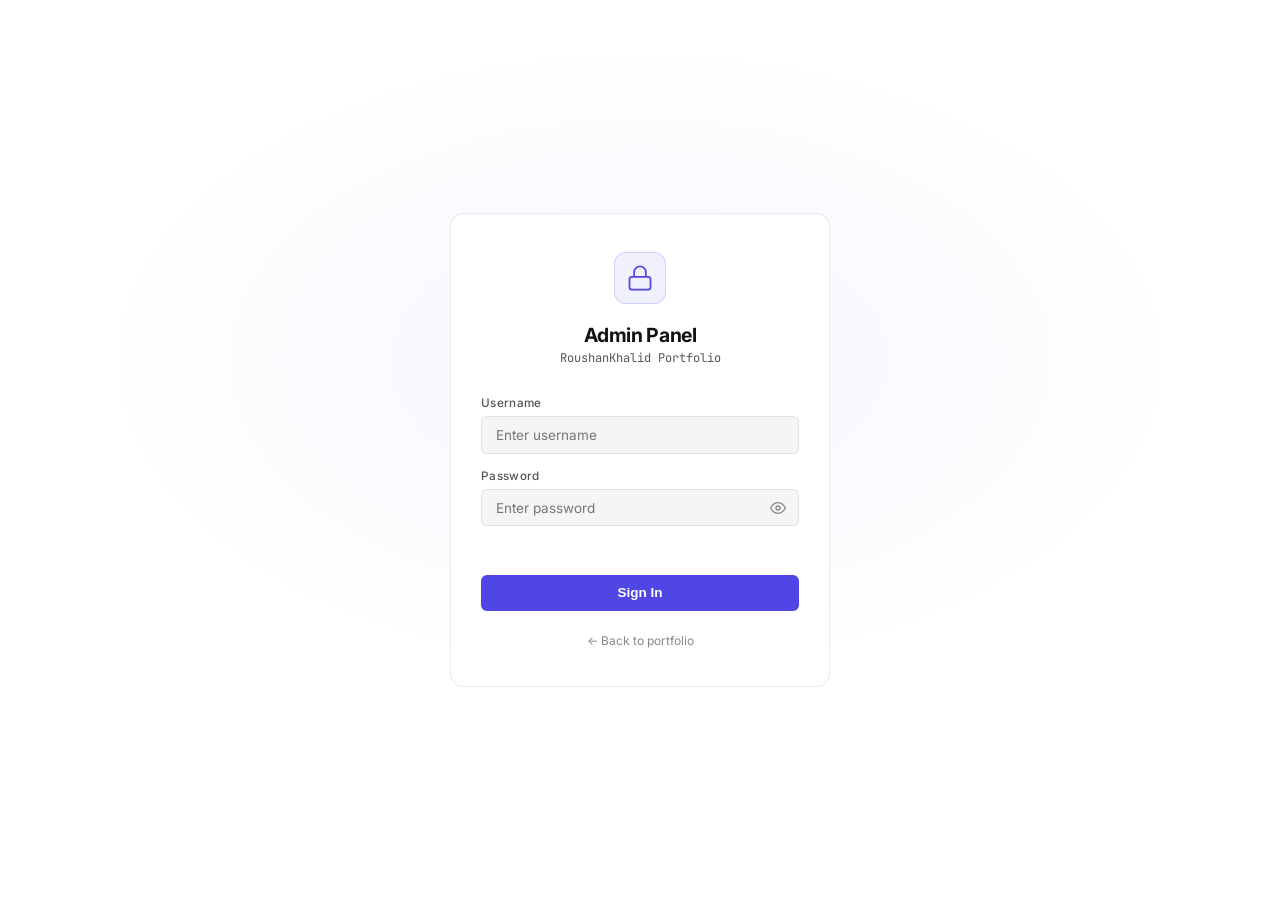
<file: admin/index.html>
<!DOCTYPE html>
<html lang="en">
<head>
  <meta charset="UTF-8" />
  <meta name="viewport" content="width=device-width, initial-scale=1.0, viewport-fit=cover" />
  <title>Admin: Roushan Khalid</title>
  <link rel="icon" type="image/svg+xml" href="data:image/svg+xml;utf8,<svg xmlns='http://www.w3.org/2000/svg' viewBox='0 0 64 64'><rect width='64' height='64' rx='14' fill='%230a0a0f'/><text x='50%25' y='54%25' font-family='Inter,Arial,sans-serif' font-size='30' font-weight='700' fill='%236366f1' text-anchor='middle' dominant-baseline='middle'>RK</text></svg>" />
  <link rel="preconnect" href="https://fonts.googleapis.com" />
  <link rel="preconnect" href="https://fonts.gstatic.com" crossorigin />
  <link href="https://fonts.googleapis.com/css2?family=Inter:wght@300;400;500;600;700&family=JetBrains+Mono:wght@400;500&display=swap" rel="stylesheet" />
  <link rel="stylesheet" href="../admin.css" />
</head>
<body>

  <!-- LOGIN SCREEN -->
  <div class="login-screen" id="loginScreen">
    <div class="login-box">
      <div class="login-logo">
        <svg width="28" height="28" viewBox="0 0 24 24" fill="none" stroke="currentColor" stroke-width="1.5"><rect x="3" y="11" width="18" height="11" rx="2"/><path d="M7 11V7a5 5 0 0 1 10 0v4"/></svg>
      </div>
      <h1>Admin Panel</h1>
      <p class="login-sub">RoushanKhalid Portfolio</p>
      <form id="loginForm" autocomplete="off">
        <div class="field">
          <label for="username">Username</label>
          <input type="text" id="username" placeholder="Enter username" autocomplete="off" />
        </div>
        <div class="field">
          <label for="password">Password</label>
          <div class="input-wrap">
            <input type="password" id="password" placeholder="Enter password" autocomplete="off" />
            <button type="button" class="toggle-pw" id="togglePw" tabindex="-1" aria-label="Toggle password">
              <svg class="eye-show" width="16" height="16" viewBox="0 0 24 24" fill="none" stroke="currentColor" stroke-width="2"><path d="M1 12s4-8 11-8 11 8 11 8-4 8-11 8-11-8-11-8z"/><circle cx="12" cy="12" r="3"/></svg>
              <svg class="eye-hide" width="16" height="16" viewBox="0 0 24 24" fill="none" stroke="currentColor" stroke-width="2" style="display:none"><path d="M17.94 17.94A10.07 10.07 0 0 1 12 20c-7 0-11-8-11-8a18.45 18.45 0 0 1 5.06-5.94"/><path d="M9.9 4.24A9.12 9.12 0 0 1 12 4c7 0 11 8 11 8a18.5 18.5 0 0 1-2.16 3.19"/><line x1="1" y1="1" x2="23" y2="23"/></svg>
            </button>
          </div>
        </div>
        <p class="login-error" id="loginError"></p>
        <button type="submit" class="btn-login" id="loginBtn">Sign In</button>
      </form>
      <a href="/" class="back-link">← Back to portfolio</a>
    </div>
  </div>

  <!-- ADMIN PANEL (hidden until logged in) -->
  <div class="admin-panel" id="adminPanel" style="display:none">

    <!-- Sidebar -->
    <aside class="sidebar">
      <div class="sidebar-logo">RoushanKhalid</div>
      <nav class="sidebar-nav">
        <button class="nav-item active" data-tab="hero">Hero</button>
        <button class="nav-item" data-tab="about">About</button>
        <button class="nav-item" data-tab="skills">Skills</button>
        <button class="nav-item" data-tab="timeline">Timeline</button>
        <button class="nav-item" data-tab="approach">Approach</button>
        <button class="nav-item" data-tab="contact">Contact</button>
      </nav>
      <div class="sidebar-footer">
        <a href="/" target="_blank" class="preview-btn">
          <svg width="14" height="14" viewBox="0 0 24 24" fill="none" stroke="currentColor" stroke-width="2"><path d="M18 13v6a2 2 0 0 1-2 2H5a2 2 0 0 1-2-2V8a2 2 0 0 1 2-2h6"/><polyline points="15 3 21 3 21 9"/><line x1="10" y1="14" x2="21" y2="3"/></svg>
          View Portfolio
        </a>
        <button class="logout-btn" id="logoutBtn">Sign Out</button>
      </div>
    </aside>

    <!-- Main content -->
    <main class="admin-main">

      <div class="admin-topbar">
        <div class="topbar-title" id="topbarTitle">Hero</div>
        <div class="save-area">
          <span class="save-status" id="saveStatus"></span>
          <button class="btn-save" id="saveBtn">Save Changes</button>
        </div>
      </div>

      <div class="admin-content" id="adminContent">
        <!-- dynamically rendered -->
      </div>

    </main>
  </div>

  <script src="../admin-config.js"></script>
  <script src="../admin.js"></script>
</body>
</html>
</file>
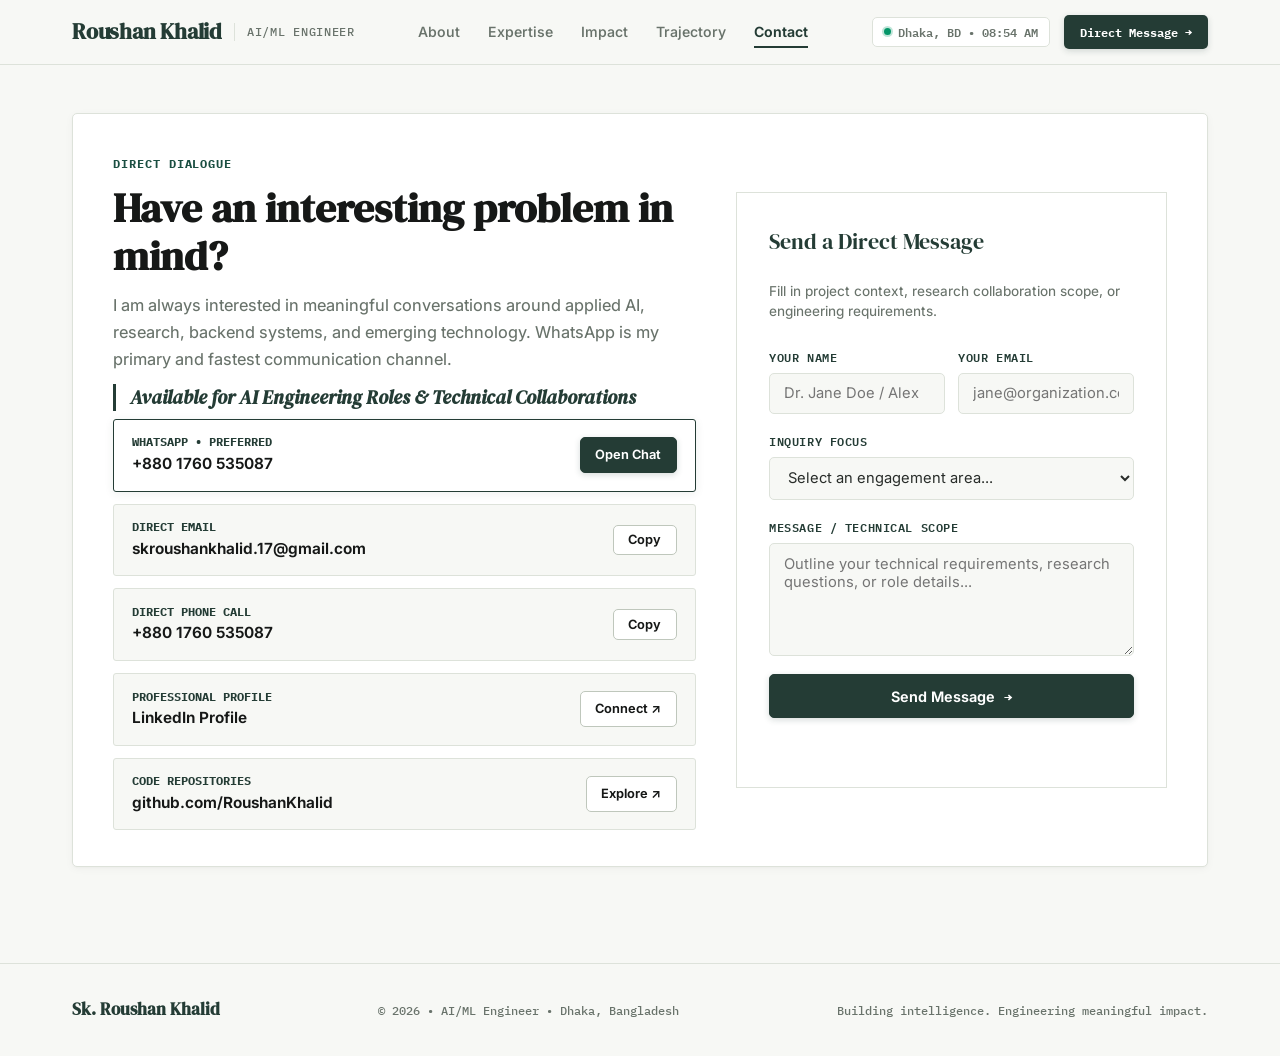
<file: contact/index.html>
<!DOCTYPE html>
<html lang="en">
<head>
  <meta charset="UTF-8" />
  <meta name="viewport" content="width=device-width, initial-scale=1.0, viewport-fit=cover" />
  <title>Contact &amp; Engagements | Sk. Roushan Khalid</title>
  
  <meta name="description" content="Connect with Sk. Roushan Khalid, AI/ML Engineer and Software Engineer. Available for AI engineering roles, backend systems architecture, and research partnerships." />
  <meta name="author" content="Sk. Roushan Khalid" />

  <meta property="og:title" content="Contact Sk. Roushan Khalid | AI/ML Engineer" />
  <meta property="og:description" content="Open to AI/ML engineering roles, scalable backend architecture, applied research, and technical advisory." />
  <meta property="og:image" content="../pro.jpg" />

  <!-- Multi-Resolution Favicons & Manifest -->
  <link rel="icon" type="image/x-icon" href="../favicon.ico" />
  <link rel="icon" type="image/svg+xml" href="../favicon.svg" />
  <link rel="apple-touch-icon" sizes="180x180" href="../apple-touch-icon.png" />
  <meta name="theme-color" content="#F7F8F5" />

  <!-- Google Fonts: DM Serif Display + Inter + IBM Plex Mono -->
  <link rel="preconnect" href="https://fonts.googleapis.com" />
  <link rel="preconnect" href="https://fonts.gstatic.com" crossorigin />
  <link href="https://fonts.googleapis.com/css2?family=DM+Serif+Display:ital@0;1&family=IBM+Plex+Mono:wght@400;500;600&family=Inter:wght@300;400;500;600;700&display=swap" rel="stylesheet" />

  <!-- Main Stylesheet -->
  <link rel="stylesheet" href="../style.css" />

  <style>
    .contact-page-layout {
      min-height: calc(100vh - var(--nav-height) - 80px);
      padding: 3rem 0 4rem;
    }

    .contact-form-card {
      background: var(--surface);
      border: 1px solid var(--border);
      padding: 2rem;
      display: flex;
      flex-direction: column;
      gap: 1.15rem;
    }

    .form-group {
      display: flex;
      flex-direction: column;
      gap: 0.4rem;
    }

    .form-group label {
      font-family: var(--font-mono);
      font-size: 0.72rem;
      font-weight: 600;
      color: var(--forest);
      text-transform: uppercase;
      letter-spacing: 0.05em;
    }

    .form-control {
      width: 100%;
      background: var(--bg-warm);
      border: 1px solid var(--border);
      border-radius: var(--radius-sm);
      padding: 0.65rem 0.85rem;
      font-family: var(--font-sans);
      font-size: 0.92rem;
      color: var(--charcoal);
      transition: border-color var(--transition);
      outline: none;
    }

    .form-control:focus {
      border-color: var(--forest);
      background: #FFFFFF;
    }

    .form-row-split {
      display: grid;
      grid-template-columns: 1fr 1fr;
      gap: 0.85rem;
    }

    @media (max-width: 640px) {
      .form-row-split {
        grid-template-columns: 1fr;
      }
    }

    .form-status {
      font-family: var(--font-mono);
      font-size: 0.78rem;
      min-height: 1.2rem;
    }
  </style>
</head>
<body>
  <!-- Scroll Progress Indicator -->
  <div id="scrollProgressBar" class="scroll-progress-bar" aria-hidden="true"></div>

  <!-- Skip Link -->
  <a href="#mainContent" class="skip-link">Skip to main content</a>

  <!-- Top Navigation Bar -->
  <header class="nav-wrapper">
    <nav class="nav" id="nav" aria-label="Main Navigation">
      <div class="nav-container">
        
        <div class="nav-brand">
          <a href="/" class="nav-logo" aria-label="Roushan Khalid Home">
            Roushan Khalid
          </a>
          <span class="nav-brand-sub">AI/ML Engineer</span>
        </div>
        
        <ul class="nav-links" id="navLinks" role="menubar">
          <li role="none"><a href="/#about" class="nav-link" role="menuitem">About</a></li>
          <li role="none"><a href="/#expertise" class="nav-link" role="menuitem">Expertise</a></li>
          <li role="none"><a href="/#impact" class="nav-link" role="menuitem">Impact</a></li>
          <li role="none"><a href="/#trajectory" class="nav-link" role="menuitem">Trajectory</a></li>
          <li role="none"><a href="/contact" class="nav-link active" role="menuitem">Contact</a></li>
        </ul>

        <div class="nav-actions">
          <div class="nav-live-time" title="Current Time in Dhaka, Bangladesh (UTC+6)">
            <span class="nav-live-dot"></span>
            <span id="dhakaTime">Dhaka, BD (UTC+6)</span>
          </div>
          <a href="#contactForm" class="nav-cta-btn" title="Send a direct message">
            <span>Direct Message</span>
            <span style="font-family: var(--font-mono);">→</span>
          </a>
          <button class="nav-toggle" id="navToggle" aria-label="Toggle navigation menu" aria-expanded="false" aria-controls="navLinks">
            <span class="bar bar-1"></span>
            <span class="bar bar-2"></span>
            <span class="bar bar-3"></span>
          </button>
        </div>

      </div>
    </nav>
  </header>

  <!-- MAIN CONTACT CONTENT -->
  <main id="mainContent" class="contact-page-layout">
    <div class="container-content">
      
      <div class="contact-card-frame" style="margin-bottom: 2rem;">
        
        <!-- Left: Direct Channels & Information -->
        <div>
          <span class="section-tag">Direct Dialogue</span>
          <h1 class="contact-headline">Have an interesting problem in mind?</h1>
          
          <p class="contact-subtext">
            I am always interested in meaningful conversations around applied AI, research, backend systems, and emerging technology. WhatsApp is my primary and fastest communication channel.
          </p>

          <div class="contact-quote-badge">
            Available for AI Engineering Roles &amp; Technical Collaborations
          </div>

          <div class="contact-channels-matrix">
            
            <!-- WhatsApp Highlighted Channel -->
            <div class="channel-card highlight-wa">
              <div>
                <div class="channel-meta" style="color: var(--forest); font-weight: 700;">WhatsApp &bull; Preferred</div>
                <div class="channel-val">+880 1760 535087</div>
              </div>
              <a href="https://wa.me/8801760535087?text=Hello%20Khalid%2C%20I%20visited%20your%20portfolio%20and%20would%20like%20to%20connect." target="_blank" rel="noopener noreferrer" class="btn btn-primary btn-sm" title="Chat on WhatsApp">
                Open Chat
              </a>
            </div>

            <!-- Email -->
            <div class="channel-card">
              <div>
                <div class="channel-meta">Direct Email</div>
                <div class="channel-val">skroushankhalid.17@gmail.com</div>
              </div>
              <button type="button" class="btn btn-secondary btn-sm contact-copy-btn" data-copy="skroushankhalid.17@gmail.com" title="Copy email address">
                Copy
              </button>
            </div>

            <!-- Direct Phone -->
            <div class="channel-card">
              <div>
                <div class="channel-meta">Direct Phone Call</div>
                <div class="channel-val">+880 1760 535087</div>
              </div>
              <button type="button" class="btn btn-secondary btn-sm contact-copy-btn" data-copy="+8801760535087" title="Copy phone number">
                Copy
              </button>
            </div>

            <!-- LinkedIn -->
            <div class="channel-card">
              <div>
                <div class="channel-meta">Professional Profile</div>
                <div class="channel-val">LinkedIn Profile</div>
              </div>
              <a href="https://linkedin.com/in/sk-roushan-khalid" target="_blank" rel="noopener noreferrer" class="btn btn-secondary btn-sm">
                Connect ↗
              </a>
            </div>

            <!-- GitHub -->
            <div class="channel-card">
              <div>
                <div class="channel-meta">Code Repositories</div>
                <div class="channel-val">github.com/RoushanKhalid</div>
              </div>
              <a href="https://github.com/RoushanKhalid" target="_blank" rel="noopener noreferrer" class="btn btn-secondary btn-sm">
                Explore ↗
              </a>
            </div>

          </div>
        </div>

        <!-- Right: Message Form -->
        <div>
          <form id="contactForm" class="contact-form-card" autocomplete="off">
            <div style="font-family: var(--font-serif); font-size: 1.35rem; color: var(--forest); margin-bottom: 0.15rem;">
              Send a Direct Message
            </div>
            <p style="font-size: 0.85rem; color: var(--text-secondary); line-height: 1.5; margin-bottom: 0.5rem;">
              Fill in project context, research collaboration scope, or engineering requirements.
            </p>

            <div class="form-row-split">
              <div class="form-group">
                <label for="contactName">Your Name</label>
                <input type="text" id="contactName" class="form-control" placeholder="Dr. Jane Doe / Alex" required />
              </div>
              <div class="form-group">
                <label for="contactEmail">Your Email</label>
                <input type="email" id="contactEmail" class="form-control" placeholder="jane@organization.com" required />
              </div>
            </div>

            <div class="form-group">
              <label for="contactSubject">Inquiry Focus</label>
              <select id="contactSubject" class="form-control" required>
                <option value="" disabled selected>Select an engagement area...</option>
                <option value="Applied AI / ML Engineering">Applied AI / ML Engineering</option>
                <option value="Research & Lab Collaboration">Research &amp; Lab Collaboration</option>
                <option value="Backend Systems & Architecture">Backend Systems &amp; Architecture</option>
                <option value="Technical Advisory & Innovation">Technical Advisory &amp; Innovation</option>
                <option value="Other Inquiries">Other Inquiries</option>
              </select>
            </div>

            <div class="form-group">
              <label for="contactMessage">Message / Technical Scope</label>
              <textarea id="contactMessage" class="form-control" rows="5" placeholder="Outline your technical requirements, research questions, or role details..." required></textarea>
            </div>

            <button type="submit" id="submitBtn" class="btn btn-primary" style="justify-content: center; width: 100%;">
              <span>Send Message</span>
              <span style="font-family: var(--font-mono);">→</span>
            </button>

            <div id="formStatus" class="form-status" aria-live="polite"></div>
          </form>
        </div>

      </div>

    </div>
  </main>

  <!-- FOOTER -->
  <footer class="footer">
    <div class="footer-inner">
      <div class="footer-brand">
        Sk. Roushan Khalid
      </div>
      <div>
        &copy; 2026 &bull; AI/ML Engineer &bull; Dhaka, Bangladesh
      </div>
      <div>
        Building intelligence. Engineering meaningful impact.
      </div>
    </div>
  </footer>

  <!-- FLOATING WHATSAPP CTA -->
  <a href="https://wa.me/8801760535087?text=Hello%20Khalid%2C%20I%20visited%20your%20portfolio%20and%20would%20like%20to%20connect." target="_blank" rel="noopener noreferrer" class="floating-whatsapp" aria-label="Chat on WhatsApp" title="Chat with Khalid on WhatsApp">
    <svg width="17" height="17" viewBox="0 0 24 24" fill="currentColor" aria-hidden="true"><path d="M.057 24l1.687-6.163c-1.041-1.804-1.588-3.849-1.587-5.946.003-6.556 5.338-11.891 11.893-11.891 3.181.001 6.167 1.24 8.413 3.488 2.245 2.248 3.481 5.236 3.48 8.414-.003 6.557-5.338 11.892-11.893 11.892-1.99-.001-3.951-.5-5.688-1.448l-6.305 1.654zm6.597-3.807c1.676.995 3.276 1.591 5.392 1.592 5.448 0 9.886-4.434 9.889-9.885.002-5.462-4.415-9.89-9.881-9.892-5.452 0-9.887 4.434-9.889 9.884-.001 2.225.651 3.891 1.746 5.634l-.999 3.648 3.742-.981zm11.387-5.464c-.074-.124-.272-.198-.57-.347-.297-.149-1.758-.868-2.031-.967-.272-.099-.47-.149-.669.149-.198.297-.768.967-.941 1.165-.173.198-.347.223-.644.074-.297-.149-1.255-.462-2.39-1.475-.883-.788-1.48-1.761-1.653-2.059-.173-.297-.018-.458.13-.606.134-.133.297-.347.446-.521.151-.172.2-.296.3-.495.099-.198.05-.372-.025-.521-.075-.148-.669-1.611-.916-2.206-.242-.579-.487-.501-.669-.51l-.57-.01c-.198 0-.52.074-.792.372s-1.04 1.016-1.04 2.479 1.065 2.876 1.213 3.074c.149.198 2.095 3.2 5.076 4.487.709.306 1.263.489 1.694.626.712.226 1.36.194 1.872.118.571-.085 1.758-.719 2.006-1.413.248-.695.248-1.29.173-1.414z"/></svg>
    <span>Let's Talk</span>
  </a>

  <!-- TOAST CONTAINER -->
  <div class="toast-container" id="toastContainer" aria-live="polite" aria-atomic="true"></div>

  <!-- SCRIPTS -->
  <script src="../script.js"></script>
  <script>
    document.addEventListener('DOMContentLoaded', () => {
      const form = document.getElementById('contactForm');
      const statusEl = document.getElementById('formStatus');
      const submitBtn = document.getElementById('submitBtn');

      if (form) {
        form.addEventListener('submit', async (e) => {
          e.preventDefault();
          const name = document.getElementById('contactName').value.trim();
          const email = document.getElementById('contactEmail').value.trim();
          const subject = document.getElementById('contactSubject').value;
          const message = document.getElementById('contactMessage').value.trim();

          if (!name || !email || !message) {
            statusEl.innerHTML = '<span style="color:#B3261E;">Please fill out all required fields.</span>';
            return;
          }

          submitBtn.disabled = true;
          statusEl.innerHTML = '<span style="color:var(--forest);">Sending message...</span>';

          try {
            const res = await fetch('/contact', {
              method: 'POST',
              headers: { 'Content-Type': 'application/json' },
              body: JSON.stringify({ name, email, subject, message, date: new Date().toISOString() })
            });

            if (res.ok) {
              statusEl.innerHTML = '<span style="color:var(--forest); font-weight:600;">Message delivered successfully. I will get back to you shortly!</span>';
              form.reset();
            } else {
              throw new Error('Server returned non-200');
            }
          } catch (err) {
            const mailto = `mailto:skroushankhalid.17@gmail.com?subject=${encodeURIComponent(subject || 'Portfolio Inquiry')}&body=${encodeURIComponent('From: ' + name + ' (' + email + ')\n\n' + message)}`;
            statusEl.innerHTML = `<span style="color:var(--text-secondary);">Message queued locally. <a href="${mailto}" style="color:var(--forest); text-decoration:underline;">Click here to send via Email client</a> or reach out on <a href="https://wa.me/8801760535087" target="_blank" style="color:var(--forest); text-decoration:underline;">WhatsApp</a>.</span>`;
          } finally {
            submitBtn.disabled = false;
          }
        });
      }
    });
  </script>
</body>
</html>
</file>
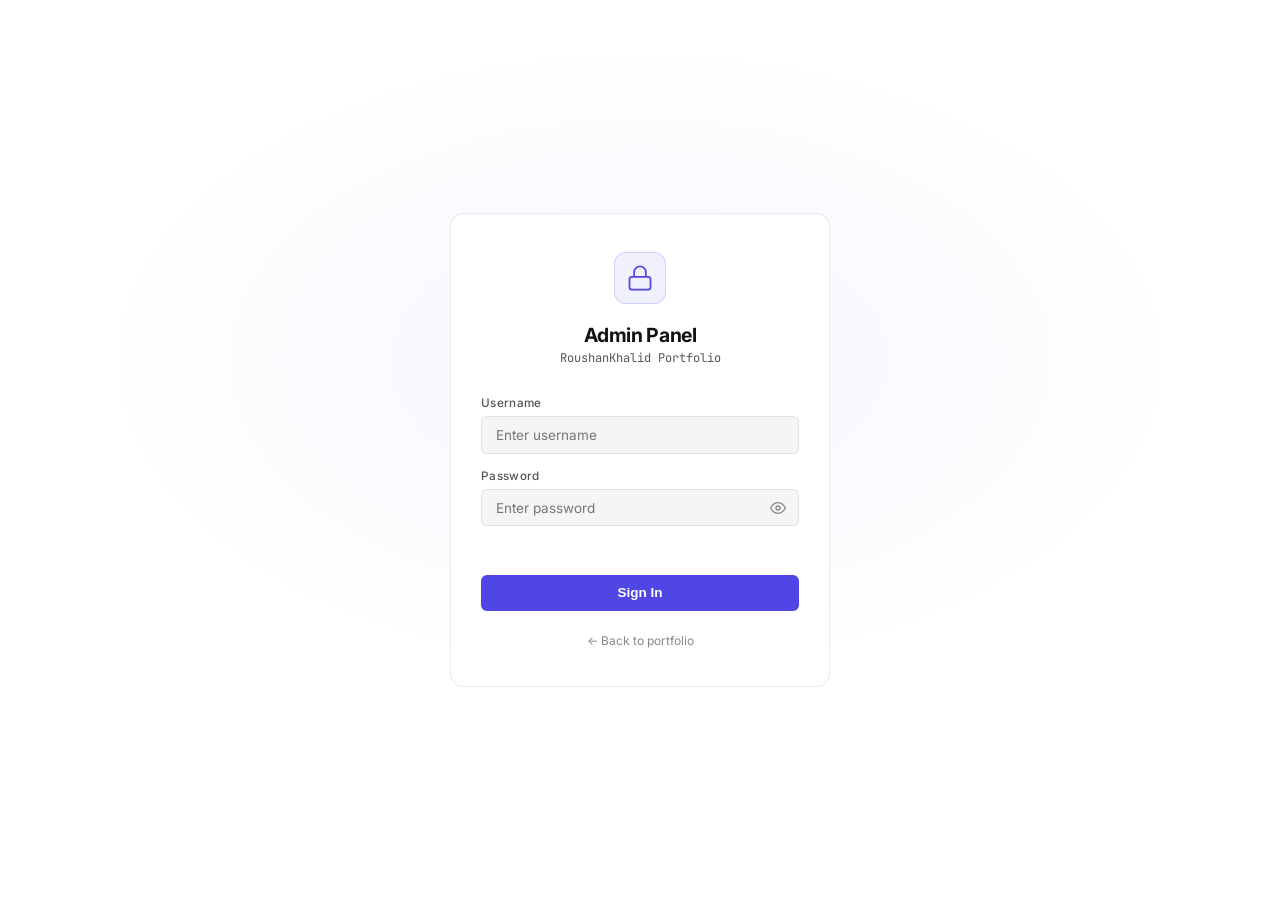
<file: admin.html>
<!DOCTYPE html>
<html lang="en">
<head>
  <meta charset="UTF-8" />
  <meta name="viewport" content="width=device-width, initial-scale=1.0, viewport-fit=cover" />
  <title>Admin: Roushan Khalid</title>
  <link rel="icon" type="image/svg+xml" href="data:image/svg+xml;utf8,<svg xmlns='http://www.w3.org/2000/svg' viewBox='0 0 64 64'><rect width='64' height='64' rx='14' fill='%230a0a0f'/><text x='50%25' y='54%25' font-family='Inter,Arial,sans-serif' font-size='30' font-weight='700' fill='%236366f1' text-anchor='middle' dominant-baseline='middle'>RK</text></svg>" />
  <link rel="preconnect" href="https://fonts.googleapis.com" />
  <link rel="preconnect" href="https://fonts.gstatic.com" crossorigin />
  <link href="https://fonts.googleapis.com/css2?family=Inter:wght@300;400;500;600;700&family=JetBrains+Mono:wght@400;500&display=swap" rel="stylesheet" />
  <link rel="stylesheet" href="admin.css" />
  <script>
    // Clean URL push if visited directly via /admin.html
    if (window.location.pathname.endsWith('/admin.html')) {
      window.history.replaceState({}, '', '/admin');
    }
  </script>
</head>
<body>

  <!-- LOGIN SCREEN -->
  <div class="login-screen" id="loginScreen">
    <div class="login-box">
      <div class="login-logo">
        <svg width="28" height="28" viewBox="0 0 24 24" fill="none" stroke="currentColor" stroke-width="1.5"><rect x="3" y="11" width="18" height="11" rx="2"/><path d="M7 11V7a5 5 0 0 1 10 0v4"/></svg>
      </div>
      <h1>Admin Panel</h1>
      <p class="login-sub">RoushanKhalid Portfolio</p>
      <form id="loginForm" autocomplete="off">
        <div class="field">
          <label for="username">Username</label>
          <input type="text" id="username" placeholder="Enter username" autocomplete="off" />
        </div>
        <div class="field">
          <label for="password">Password</label>
          <div class="input-wrap">
            <input type="password" id="password" placeholder="Enter password" autocomplete="off" />
            <button type="button" class="toggle-pw" id="togglePw" tabindex="-1" aria-label="Toggle password">
              <svg class="eye-show" width="16" height="16" viewBox="0 0 24 24" fill="none" stroke="currentColor" stroke-width="2"><path d="M1 12s4-8 11-8 11 8 11 8-4 8-11 8-11-8-11-8z"/><circle cx="12" cy="12" r="3"/></svg>
              <svg class="eye-hide" width="16" height="16" viewBox="0 0 24 24" fill="none" stroke="currentColor" stroke-width="2" style="display:none"><path d="M17.94 17.94A10.07 10.07 0 0 1 12 20c-7 0-11-8-11-8a18.45 18.45 0 0 1 5.06-5.94"/><path d="M9.9 4.24A9.12 9.12 0 0 1 12 4c7 0 11 8 11 8a18.5 18.5 0 0 1-2.16 3.19"/><line x1="1" y1="1" x2="23" y2="23"/></svg>
            </button>
          </div>
        </div>
        <p class="login-error" id="loginError"></p>
        <button type="submit" class="btn-login" id="loginBtn">Sign In</button>
      </form>
      <a href="/" class="back-link">← Back to portfolio</a>
    </div>
  </div>

  <!-- ADMIN PANEL (hidden until logged in) -->
  <div class="admin-panel" id="adminPanel" style="display:none">

    <!-- Sidebar -->
    <aside class="sidebar">
      <div class="sidebar-logo">RoushanKhalid</div>
      <nav class="sidebar-nav">
        <button class="nav-item active" data-tab="hero">Hero</button>
        <button class="nav-item" data-tab="about">About</button>
        <button class="nav-item" data-tab="skills">Skills</button>
        <button class="nav-item" data-tab="timeline">Timeline</button>
        <button class="nav-item" data-tab="approach">Approach</button>
        <button class="nav-item" data-tab="contact">Contact</button>
      </nav>
      <div class="sidebar-footer">
        <a href="/" target="_blank" class="preview-btn">
          <svg width="14" height="14" viewBox="0 0 24 24" fill="none" stroke="currentColor" stroke-width="2"><path d="M18 13v6a2 2 0 0 1-2 2H5a2 2 0 0 1-2-2V8a2 2 0 0 1 2-2h6"/><polyline points="15 3 21 3 21 9"/><line x1="10" y1="14" x2="21" y2="3"/></svg>
          View Portfolio
        </a>
        <button class="logout-btn" id="logoutBtn">Sign Out</button>
      </div>
    </aside>

    <!-- Main content -->
    <main class="admin-main">

      <div class="admin-topbar">
        <div class="topbar-title" id="topbarTitle">Hero</div>
        <div class="save-area">
          <span class="save-status" id="saveStatus"></span>
          <button class="btn-save" id="saveBtn">Save Changes</button>
        </div>
      </div>

      <div class="admin-content" id="adminContent">
        <!-- dynamically rendered -->
      </div>

    </main>
  </div>

  <script src="admin-config.js"></script>
  <script src="admin.js"></script>
</body>
</html>
</file>
<file: style.css>
/* ============================================================
   SK. ROUSHAN KHALID — DESIGN SYSTEM & MASTER STYLESHEET
   Visual Direction: Modern Editorial × Swiss Minimalism
   Palette:
     - Warm White:    #F7F8F5 (Primary Canvas)
     - Soft Grey:     #E8EBE5 (Secondary Surface & Section Alt)
     - Forest Green:  #243C35 (Primary Brand / Accents)
     - Sage Green:    #B7C9B5 (Muted Botanical Accent)
     - Charcoal:      #292D2A (High-Legibility Primary Body)
     - Deep Charcoal: #161817 (Editorial Headlines)
     - Secondary:     #69736B (Subtitles & Muted Descriptions)
     - Border:        #DDE2DA (Hairline Structural Grid Borders)
   Typography:
     - Headings:      'DM Serif Display', Georgia, serif
     - Body & UI:     'Inter', -apple-system, BlinkMacSystemFont, sans-serif
     - Metadata:      'IBM Plex Mono', Menlo, Consolas, monospace
   ============================================================ */

/* ===========================
   01. RESET & DESIGN TOKENS
=========================== */
*, *::before, *::after {
  box-sizing: border-box;
  margin: 0;
  padding: 0;
}

:root {
  /* Editorial Palette */
  --bg-warm:           #F7F8F5;
  --bg-soft:           #E8EBE5;
  --surface:           #FFFFFF;
  --surface-raised:    #FAFCF9;

  /* Brand Accents */
  --forest:            #243C35;
  --forest-deep:       #162622;
  --forest-vivid:      #1B4F42;
  --forest-hover:      #192B26;
  --forest-subtle:     rgba(36, 60, 53, 0.06);
  --forest-border:     rgba(36, 60, 53, 0.22);

  --sage:              #B7C9B5;
  --sage-deep:         #2F5A38;
  --sage-subtle:       rgba(183, 201, 181, 0.25);
  --sage-border:       rgba(47, 90, 56, 0.25);

  --emerald-live:      #059669;
  --whatsapp-green:    #25D366;
  --whatsapp-hover:    #1EBE5D;

  /* Typography Colors */
  --charcoal-deep:     #161817;
  --charcoal:          #292D2A;
  --text-secondary:    #69736B;
  --text-tertiary:     #4A544C;
  --text-muted:        #859187;

  /* Structural Hairline Borders */
  --border:            #DDE2DA;
  --border-subtle:     #E8EBE5;
  --border-dark:       #BFC7BC;

  /* Typography Families */
  --font-serif:        'DM Serif Display', Georgia, serif;
  --font-sans:         'Inter', -apple-system, BlinkMacSystemFont, 'Segoe UI', Roboto, sans-serif;
  --font-mono:         'IBM Plex Mono', 'JetBrains Mono', Menlo, Consolas, monospace;

  /* Restrained Border Radii */
  --radius-xs:         3px;
  --radius-sm:         5px;
  --radius-md:         8px;
  --radius-pill:       9999px;

  /* Subtle Editorial Shadows */
  --shadow-subtle:     0 1px 3px rgba(22, 38, 34, 0.04);
  --shadow-card:       0 2px 8px rgba(22, 38, 34, 0.04), 0 1px 2px rgba(22, 38, 34, 0.02);
  --shadow-hover:      0 6px 20px rgba(22, 38, 34, 0.08), 0 2px 6px rgba(22, 38, 34, 0.04);

  /* Micro-interactions */
  --transition:        0.2s cubic-bezier(0.16, 1, 0.3, 1);
  --ease:              cubic-bezier(0.16, 1, 0.3, 1);

  /* Layout Spacing Tokens */
  --container-max:     1200px;
  --nav-height:        64px;

  /* Section Spacing Tokens (Content-Driven Rhythm) */
  --section-padding-y: 5.5rem;   /* ~88px Desktop */
  --header-margin-b:   2.5rem;   /* ~40px Heading to Content */
}

/* ===========================
   02. BASE HTML & VIEWPORT
=========================== */
html {
  scroll-behavior: smooth;
  font-size: 16px;
  background-color: var(--bg-warm);
  color-scheme: light;
  width: 100%;
  max-width: 100%;
  overflow-x: hidden;
}

body {
  font-family: var(--font-sans);
  background-color: var(--bg-warm);
  color: var(--charcoal);
  line-height: 1.62;
  font-weight: 450;
  -webkit-font-smoothing: antialiased;
  -moz-osx-font-smoothing: grayscale;
  width: 100%;
  max-width: 100%;
  overflow-x: hidden;
  text-rendering: optimizeLegibility;
  padding-left: env(safe-area-inset-left);
  padding-right: env(safe-area-inset-right);
  position: relative;
}

img {
  max-width: 100%;
  height: auto;
  display: block;
}

strong, b {
  font-weight: 650;
  color: var(--charcoal-deep);
}

::selection {
  background: var(--sage);
  color: var(--forest-deep);
}

a {
  color: inherit;
  text-decoration: none;
  transition: color var(--transition), border-color var(--transition);
}

button {
  font-family: inherit;
  border: none;
  background: none;
  cursor: pointer;
  color: inherit;
}

ul {
  list-style: none;
}

.skip-link {
  position: absolute;
  top: -100px;
  left: 1.5rem;
  z-index: 10000;
  background: var(--forest);
  color: #FFFFFF;
  padding: 0.5rem 1rem;
  font-size: 0.85rem;
  font-weight: 600;
  border-radius: var(--radius-sm);
  transition: top 0.2s ease;
}

.skip-link:focus {
  top: 1.5rem;
}

:focus-visible {
  outline: 2px solid var(--forest);
  outline-offset: 3px;
}

/* Custom Scrollbar */
::-webkit-scrollbar {
  width: 8px;
}

::-webkit-scrollbar-track {
  background: var(--bg-warm);
}

::-webkit-scrollbar-thumb {
  background: var(--border-dark);
  border-radius: 4px;
}

::-webkit-scrollbar-thumb:hover {
  background: var(--text-secondary);
}

/* Scroll Progress Bar */
.scroll-progress-bar {
  position: fixed;
  top: 0;
  left: 0;
  height: 2.5px;
  background: var(--forest);
  width: 0%;
  z-index: 10001;
  pointer-events: none;
  transition: width 0.08s linear;
}

/* ===========================
   03. UNIFIED CONTAINER & GRID
=========================== */
.container-content {
  width: 100%;
  max-width: var(--container-max);
  margin-left: auto;
  margin-right: auto;
  padding-left: 2rem;
  padding-right: 2rem;
}

.section {
  padding: var(--section-padding-y) 0;
  position: relative;
  width: 100%;
  scroll-margin-top: calc(var(--nav-height) + 1.25rem);
}

.section-alt {
  background-color: var(--bg-soft);
  border-top: 1px solid var(--border);
  border-bottom: 1px solid var(--border);
}

.section-header {
  margin-bottom: var(--header-margin-b);
}

.section-tag {
  display: inline-block;
  font-family: var(--font-mono);
  font-size: 0.74rem;
  font-weight: 700;
  color: var(--forest-vivid);
  text-transform: uppercase;
  letter-spacing: 0.08em;
  margin-bottom: 0.5rem;
}

.section-headline {
  font-family: var(--font-serif);
  font-size: clamp(2rem, 3.2vw, 2.75rem);
  font-weight: 700;
  line-height: 1.18;
  letter-spacing: -0.015em;
  color: var(--charcoal-deep);
  margin-bottom: 0.65rem;
}

.section-sub {
  font-size: 1.05rem;
  font-weight: 450;
  color: var(--text-secondary);
  line-height: 1.6;
  max-width: 720px;
}

/* ===========================
   04. TOP NAVIGATION
=========================== */
.nav-wrapper {
  position: sticky;
  top: 0;
  left: 0;
  width: 100%;
  z-index: 999;
}

.nav {
  background: rgba(247, 248, 245, 0.94);
  backdrop-filter: blur(12px);
  -webkit-backdrop-filter: blur(12px);
  border-bottom: 1px solid var(--border);
  transition: background var(--transition), border-color var(--transition);
}

.nav.scrolled {
  background: rgba(247, 248, 245, 0.98);
  border-bottom-color: var(--border-dark);
}

.nav-container {
  max-width: var(--container-max);
  margin: 0 auto;
  padding: 0 2rem;
  height: var(--nav-height);
  display: flex;
  align-items: center;
  justify-content: space-between;
}

.nav-brand {
  display: flex;
  align-items: center;
  gap: 0.75rem;
  flex-shrink: 0;
}

.nav-logo {
  font-family: var(--font-serif);
  font-size: 1.35rem;
  font-weight: 700;
  color: var(--forest);
  letter-spacing: -0.01em;
  white-space: nowrap;
}

.nav-brand-sub {
  font-family: var(--font-mono);
  font-size: 0.72rem;
  color: var(--text-secondary);
  text-transform: uppercase;
  letter-spacing: 0.06em;
  padding-left: 0.75rem;
  border-left: 1px solid var(--border);
  white-space: nowrap;
}

.nav-links {
  display: flex;
  align-items: center;
  gap: 1.75rem;
}

.nav-link {
  font-size: 0.88rem;
  font-weight: 550;
  color: var(--text-secondary);
  position: relative;
  padding: 0.35rem 0;
  transition: color var(--transition);
  white-space: nowrap;
}

.nav-link:hover {
  color: var(--forest);
}

.nav-link.active {
  color: var(--forest);
  font-weight: 650;
}

.nav-link.active::after {
  content: '';
  position: absolute;
  bottom: -2px;
  left: 0;
  width: 100%;
  height: 2px;
  background: var(--forest);
}

.nav-actions {
  display: flex;
  align-items: center;
  gap: 0.85rem;
  flex-shrink: 0;
}

.nav-live-time {
  display: flex;
  align-items: center;
  gap: 0.45rem;
  font-family: var(--font-mono);
  font-size: 0.72rem;
  font-weight: 600;
  color: var(--text-secondary);
  padding: 0.3rem 0.7rem;
  background: var(--surface);
  border: 1px solid var(--border);
  border-radius: var(--radius-sm);
  white-space: nowrap;
}

.nav-live-dot {
  width: 7px;
  height: 7px;
  border-radius: 50%;
  background: var(--emerald-live);
  box-shadow: 0 0 0 2px rgba(5, 150, 105, 0.25);
  animation: pulse-live 2s infinite;
  flex-shrink: 0;
}

@keyframes pulse-live {
  0% { box-shadow: 0 0 0 0 rgba(5, 150, 105, 0.45); }
  70% { box-shadow: 0 0 0 6px rgba(5, 150, 105, 0); }
  100% { box-shadow: 0 0 0 0 rgba(5, 150, 105, 0); }
}

.nav-cta-btn {
  display: inline-flex;
  align-items: center;
  gap: 0.45rem;
  font-family: var(--font-mono);
  font-size: 0.78rem;
  font-weight: 650;
  padding: 0.45rem 1rem;
  background: var(--forest);
  color: #FFFFFF;
  border-radius: var(--radius-sm);
  transition: background var(--transition), transform var(--transition), box-shadow var(--transition);
  white-space: nowrap;
  box-shadow: 0 2px 6px rgba(36, 60, 53, 0.18);
}

.nav-cta-btn:hover {
  background: var(--forest-hover);
  transform: translateY(-1px);
  box-shadow: 0 4px 12px rgba(36, 60, 53, 0.25);
}

.nav-toggle {
  display: none;
  flex-direction: column;
  justify-content: center;
  gap: 5px;
  width: 38px;
  height: 38px;
  padding: 7px;
  border-radius: var(--radius-sm);
  background: var(--surface);
  border: 1px solid var(--border);
  cursor: pointer;
}

.nav-toggle .bar {
  display: block;
  width: 100%;
  height: 2px;
  background: var(--charcoal);
  transition: transform var(--transition), opacity var(--transition);
}

/* ===========================
   05. BUTTONS & SHARED CONTROLS
=========================== */
.btn {
  display: inline-flex;
  align-items: center;
  justify-content: center;
  gap: 0.55rem;
  font-size: 0.9rem;
  font-weight: 650;
  padding: 0.7rem 1.4rem;
  border-radius: var(--radius-sm);
  transition: all var(--transition);
  cursor: pointer;
  white-space: nowrap;
  text-decoration: none;
}

.btn-primary {
  background: var(--forest);
  color: #FFFFFF;
  border: 1px solid var(--forest);
  box-shadow: 0 2px 6px rgba(36, 60, 53, 0.18);
}

.btn-primary:hover {
  background: var(--forest-hover);
  border-color: var(--forest-hover);
  transform: translateY(-1px);
  box-shadow: 0 4px 14px rgba(36, 60, 53, 0.28);
  color: #FFFFFF;
}

.btn-secondary {
  background: var(--surface);
  color: var(--charcoal-deep);
  border: 1px solid var(--border-dark);
}

.btn-secondary:hover {
  background: #FFFFFF;
  border-color: var(--forest);
  color: var(--forest);
  transform: translateY(-1px);
}

.btn-sm {
  font-size: 0.8rem;
  padding: 0.42rem 0.9rem;
}

/* ===========================
   06. SECTION 01: HERO
   (End-to-End Responsive Viewport System)
=========================== */
.hero {
  border-bottom: 1px solid var(--border);
  position: relative;
  width: 100%;
  display: flex;
  align-items: center;
  justify-content: center;
  padding: 3.25rem 0;
  scroll-margin-top: calc(var(--nav-height) + 1.25rem);
}

@media (min-width: 961px) {
  .hero {
    min-height: calc(100vh - var(--nav-height));
    min-height: calc(100dvh - var(--nav-height));
    padding: clamp(1.25rem, 2.5vh, 2.75rem) 0;
  }
}

.hero-container {
  display: flex;
  flex-direction: column;
  justify-content: center;
  gap: clamp(1.25rem, 2.5vh, 2.25rem);
  width: 100%;
}

.hero-layout {
  display: grid;
  grid-template-columns: 1.25fr 0.85fr;
  gap: clamp(2rem, 3.5vw, 3.25rem);
  align-items: center;
  width: 100%;
}

.hero-content {
  display: flex;
  flex-direction: column;
  gap: clamp(0.75rem, 1.4vh, 1.15rem);
}

.hero-meta-label {
  font-family: var(--font-mono);
  font-size: 0.74rem;
  font-weight: 700;
  color: var(--forest);
  letter-spacing: 0.08em;
  display: inline-flex;
  align-items: center;
  flex-wrap: wrap;
  gap: 0.5rem;
  background: var(--forest-subtle);
  border: 1px solid var(--forest-border);
  padding: 0.3rem 0.85rem;
  border-radius: var(--radius-pill);
  width: fit-content;
  max-width: 100%;
}

.hero-meta-label::before {
  content: '';
  display: inline-block;
  width: 7px;
  height: 7px;
  border-radius: 50%;
  background: var(--emerald-live);
  box-shadow: 0 0 0 2px rgba(5, 150, 105, 0.25);
  animation: pulse-live 2s infinite;
  flex-shrink: 0;
}

.hero-title {
  font-family: var(--font-serif);
  font-size: clamp(2.2rem, 3.8vw, 3.6rem);
  font-weight: 700;
  line-height: 1.12;
  letter-spacing: -0.02em;
  color: var(--charcoal-deep);
}

.hero-title em {
  font-style: italic;
  font-family: var(--font-serif);
  color: var(--forest);
  display: block;
}

.hero-intro-p {
  font-size: clamp(0.98rem, 1.2vw, 1.08rem);
  line-height: 1.65;
  color: var(--charcoal);
  font-weight: 450;
  max-width: 62ch;
}

.hero-actions {
  display: flex;
  flex-wrap: wrap;
  align-items: center;
  gap: 0.85rem;
  margin-top: 0.15rem;
}

.hero-social-row {
  display: flex;
  align-items: center;
  flex-wrap: wrap;
  gap: 0.85rem;
  font-family: var(--font-mono);
  font-size: 0.78rem;
  color: var(--text-secondary);
  padding-top: 0.35rem;
}

.hero-social-row .sep {
  color: var(--border-dark);
}

.hero-social-link {
  color: var(--text-secondary);
  border-bottom: 1px solid transparent;
  transition: all var(--transition);
}

.hero-social-link:hover {
  color: var(--forest);
  border-bottom-color: var(--forest);
}

.hero-social-loc {
  color: var(--text-tertiary);
}

/* Full-Width Focus Bar Anchoring Bottom of Viewport */
.hero-focus-strip {
  width: 100%;
  padding-top: 0.95rem;
  border-top: 1px solid var(--border);
  display: flex;
  align-items: center;
  justify-content: space-between;
  flex-wrap: wrap;
  gap: 0.75rem;
}

.hero-focus-head {
  display: inline-flex;
  align-items: center;
  gap: 0.5rem;
  flex-shrink: 0;
}

.hero-focus-dot {
  width: 6px;
  height: 6px;
  border-radius: 50%;
  background: var(--forest-vivid);
}

.hero-focus-label {
  font-family: var(--font-mono);
  font-size: 0.72rem;
  font-weight: 750;
  color: var(--forest-vivid);
  text-transform: uppercase;
  letter-spacing: 0.08em;
}

.hero-focus-tags {
  display: flex;
  flex-wrap: wrap;
  gap: 0.45rem;
  align-items: center;
}

.hero-focus-tag {
  font-family: var(--font-mono);
  font-size: 0.74rem;
  font-weight: 550;
  color: var(--forest);
  background: var(--forest-subtle);
  border: 1px solid var(--forest-border);
  padding: 0.26rem 0.68rem;
  border-radius: var(--radius-xs);
  white-space: nowrap;
}

/* Hero Portrait Stage */
.hero-stage {
  display: flex;
  justify-content: center;
  width: 100%;
}

.hero-profile-card {
  width: 100%;
  max-width: 380px;
  background: var(--surface);
  border: 1px solid var(--border);
  padding: 1.5rem;
  display: flex;
  flex-direction: column;
  gap: 1.15rem;
  box-shadow: var(--shadow-card);
  transition: border-color var(--transition), box-shadow var(--transition);
  border-radius: var(--radius-sm);
}

.hero-profile-card:hover {
  border-color: var(--forest);
  box-shadow: var(--shadow-hover);
}

.hero-stage-frame {
  width: 100%;
  max-width: 240px;
  height: 240px;
  margin: 0 auto;
  border-radius: 50%;
  padding: 5px;
  background: var(--surface);
  border: 1.5px solid var(--border);
  box-shadow: 0 4px 16px rgba(36, 60, 53, 0.08);
  display: flex;
  align-items: center;
  justify-content: center;
  overflow: hidden;
  transition: transform var(--transition), border-color var(--transition);
}

.hero-profile-card:hover .hero-stage-frame {
  transform: translateY(-2px);
  border-color: var(--forest);
}

.hero-stage-img-wrap {
  width: 100%;
  height: 100%;
  border-radius: 50%;
  overflow: hidden;
  background: var(--bg-soft);
}

.hero-stage-img {
  width: 100%;
  height: 100%;
  object-fit: cover;
  object-position: center 20%;
  border-radius: 50%;
  filter: contrast(1.02);
  display: block;
}

.hero-meta-summary {
  width: 100%;
  display: flex;
  flex-direction: column;
  gap: 0.35rem;
  border-top: 1px solid var(--border-subtle);
  padding-top: 0.85rem;
  text-align: center;
}

.hero-stage-status {
  display: inline-flex;
  align-items: center;
  justify-content: center;
  gap: 0.4rem;
  font-family: var(--font-mono);
  font-size: 0.76rem;
  color: var(--forest);
  font-weight: 700;
}

.hero-stage-city {
  font-family: var(--font-mono);
  font-size: 0.72rem;
  color: var(--text-secondary);
}

.hero-profile-highlights {
  display: grid;
  grid-template-columns: repeat(3, 1fr);
  gap: 0.5rem;
  width: 100%;
  border-top: 1px solid var(--border);
  padding-top: 0.95rem;
}

.hero-highlight-item {
  display: flex;
  flex-direction: column;
  align-items: center;
  text-align: center;
  background: var(--bg-warm);
  border: 1px solid var(--border-subtle);
  padding: 0.55rem 0.35rem;
  border-radius: var(--radius-xs);
  transition: border-color var(--transition);
}

.hero-highlight-num {
  font-family: var(--font-mono);
  font-size: 1.02rem;
  font-weight: 750;
  color: var(--forest);
  line-height: 1.2;
}

.hero-highlight-label {
  font-family: var(--font-mono);
  font-size: 0.65rem;
  color: var(--text-secondary);
  font-weight: 550;
  line-height: 1.2;
  margin-top: 2px;
}

/* ===========================
   07. SECTION 02: PERSPECTIVE (ABOUT) - SERIAL FLOW
=========================== */
.about-serial-flow {
  display: flex;
  flex-direction: column;
  gap: 1.75rem;
  width: 100%;
}

.about-narrative-card {
  background: var(--surface);
  border: 1px solid var(--border);
  padding: 2.25rem 2.5rem;
  display: flex;
  flex-direction: column;
  gap: 1.35rem;
  width: 100%;
  box-shadow: var(--shadow-card);
  border-radius: var(--radius-sm);
}

.about-narrative-body {
  display: flex;
  flex-direction: column;
  gap: 1.15rem;
  font-size: 1.05rem;
  line-height: 1.72;
  color: var(--charcoal);
  font-weight: 450;
}

.about-quote-callout {
  font-family: var(--font-serif);
  font-size: 1.12rem;
  font-style: italic;
  line-height: 1.6;
  color: var(--forest);
  padding: 1rem 1.35rem;
  background: var(--forest-subtle);
  border-left: 3px solid var(--forest);
  border-radius: 0 var(--radius-xs) var(--radius-xs) 0;
  margin-top: 0.35rem;
}

.about-tenets-bar {
  display: grid;
  grid-template-columns: repeat(4, 1fr);
  gap: 0.65rem;
  border-top: 1px solid var(--border);
  padding-top: 1.35rem;
}

.about-tenet-item {
  font-family: var(--font-mono);
  font-size: 0.76rem;
  color: var(--forest);
  font-weight: 700;
  display: flex;
  align-items: center;
  gap: 0.45rem;
  background: var(--forest-subtle);
  border: 1px solid var(--forest-border);
  padding: 0.45rem 0.75rem;
  border-radius: var(--radius-xs);
  white-space: nowrap;
  justify-content: center;
}

.about-tenet-item::before {
  content: '▸';
  color: var(--forest-vivid);
}

.about-pillars-card {
  background: var(--surface);
  border: 1px solid var(--border);
  padding: 2rem 2.5rem;
  display: flex;
  flex-direction: column;
  gap: 0.5rem;
  width: 100%;
  box-shadow: var(--shadow-card);
  border-radius: var(--radius-sm);
}

.pillars-card-header {
  font-family: var(--font-mono);
  font-size: 0.76rem;
  font-weight: 750;
  text-transform: uppercase;
  color: var(--forest-vivid);
  letter-spacing: 0.08em;
  padding-bottom: 0.85rem;
  border-bottom: 1px solid var(--border);
  display: flex;
  justify-content: space-between;
}

.pillars-serial-list {
  display: flex;
  flex-direction: column;
}

.pillar-row {
  display: grid;
  grid-template-columns: 240px 1fr auto;
  align-items: center;
  gap: 2rem;
  padding: 1.25rem 0;
  border-bottom: 1px solid var(--border-subtle);
}

.pillar-row:last-child {
  border-bottom: none;
  padding-bottom: 0.25rem;
}

.pillar-row:first-child {
  padding-top: 0.85rem;
}

.pillar-row-lead {
  display: flex;
  align-items: center;
  gap: 0.85rem;
}

.pillar-num {
  font-family: var(--font-mono);
  font-size: 0.85rem;
  color: var(--forest-vivid);
  font-weight: 750;
}

.pillar-title {
  font-family: var(--font-serif);
  font-size: 1.25rem;
  font-weight: 700;
  color: var(--charcoal-deep);
}

.pillar-desc {
  font-size: 0.95rem;
  color: var(--charcoal);
  line-height: 1.55;
  font-weight: 450;
}

.pillar-tech-chips {
  display: flex;
  flex-wrap: wrap;
  justify-content: flex-end;
  gap: 0.4rem;
}

.pillar-tech-chips span {
  font-family: var(--font-mono);
  font-size: 0.72rem;
  font-weight: 550;
  color: var(--forest);
  background: var(--forest-subtle);
  border: 1px solid var(--forest-border);
  padding: 0.22rem 0.55rem;
  border-radius: var(--radius-xs);
  white-space: nowrap;
}

/* ===========================
   08. SECTION 03: CORE EXPERTISE
=========================== */
.expertise-grid {
  display: grid;
  grid-template-columns: repeat(2, 1fr);
  gap: 1.5rem;
  width: 100%;
}

.expertise-card {
  background: var(--surface);
  border: 1px solid var(--border);
  padding: 2rem;
  display: flex;
  flex-direction: column;
  justify-content: space-between;
  box-shadow: var(--shadow-card);
  transition: border-color var(--transition), box-shadow var(--transition);
  height: 100%;
  border-radius: var(--radius-sm);
}

.expertise-card:hover {
  border-color: var(--forest);
  box-shadow: var(--shadow-hover);
}

.expertise-card-top {
  margin-bottom: 1.25rem;
}

.expertise-num {
  font-family: var(--font-mono);
  font-size: 0.78rem;
  font-weight: 750;
  color: var(--forest-vivid);
  margin-bottom: 0.45rem;
  display: block;
}

.expertise-title {
  font-family: var(--font-serif);
  font-size: 1.45rem;
  font-weight: 700;
  color: var(--charcoal-deep);
  margin-bottom: 0.55rem;
  line-height: 1.25;
}

.expertise-desc {
  font-size: 0.95rem;
  line-height: 1.62;
  color: var(--charcoal);
  font-weight: 450;
}

.expertise-tags-wrap {
  border-top: 1px solid var(--border);
  padding-top: 1.15rem;
}

.expertise-tags-label {
  font-family: var(--font-mono);
  font-size: 0.7rem;
  font-weight: 750;
  text-transform: uppercase;
  color: var(--forest-vivid);
  letter-spacing: 0.08em;
  margin-bottom: 0.6rem;
}

.expertise-tags {
  display: flex;
  flex-wrap: wrap;
  gap: 0.45rem;
}

.expertise-tag {
  font-family: var(--font-mono);
  font-size: 0.74rem;
  font-weight: 550;
  padding: 0.25rem 0.65rem;
  background: var(--forest-subtle);
  border: 1px solid var(--forest-border);
  color: var(--forest);
  border-radius: var(--radius-xs);
}

.expertise-deliverable {
  margin-top: auto;
  padding-top: 1rem;
  border-top: 1px dashed var(--border);
  display: flex;
  flex-direction: column;
  gap: 0.35rem;
}

.deliverable-label {
  font-family: var(--font-mono);
  font-size: 0.68rem;
  font-weight: 750;
  color: var(--forest-vivid);
  text-transform: uppercase;
  letter-spacing: 0.08em;
}

.deliverable-text {
  font-size: 0.88rem;
  line-height: 1.55;
  color: var(--charcoal);
  font-weight: 450;
  margin: 0;
}

/* ===========================
   09. SECTION 04: IMPACT & CONTRIBUTIONS
=========================== */
.impact-editorial-grid {
  display: flex;
  flex-direction: column;
  gap: 1.25rem;
  width: 100%;
}

.impact-card-block {
  background: var(--surface);
  border: 1px solid var(--border);
  padding: 1.75rem 2rem;
  display: grid;
  grid-template-columns: 280px 1fr 220px;
  align-items: center;
  gap: 2rem;
  box-shadow: var(--shadow-card);
  transition: border-color var(--transition), box-shadow var(--transition);
  width: 100%;
  border-radius: var(--radius-sm);
}

.impact-card-block:hover {
  border-color: var(--forest);
  box-shadow: var(--shadow-hover);
}

.impact-col-meta {
  display: flex;
  flex-direction: column;
  gap: 0.4rem;
}

.impact-tag {
  font-family: var(--font-mono);
  font-size: 0.74rem;
  font-weight: 750;
  color: var(--forest-vivid);
  letter-spacing: 0.08em;
  text-transform: uppercase;
}

.impact-row-title {
  font-family: var(--font-serif);
  font-size: 1.35rem;
  font-weight: 700;
  color: var(--charcoal-deep);
  line-height: 1.22;
}

.impact-col-body p {
  font-size: 0.96rem;
  line-height: 1.65;
  color: var(--charcoal);
  font-weight: 450;
  margin: 0;
}

.impact-deliverable-strip {
  margin-top: 0.75rem;
  padding-top: 0.65rem;
  border-top: 1px dashed var(--border);
  display: flex;
  align-items: baseline;
  gap: 0.5rem;
  font-size: 0.88rem;
  line-height: 1.5;
  color: var(--forest);
}

.deliverable-tag {
  font-family: var(--font-mono);
  font-size: 0.68rem;
  font-weight: 750;
  color: var(--forest-vivid);
  text-transform: uppercase;
  letter-spacing: 0.06em;
  white-space: nowrap;
  flex-shrink: 0;
}

.impact-col-pills {
  display: flex;
  flex-direction: column;
  gap: 0.5rem;
  align-items: flex-end;
}

.impact-pills-label {
  font-family: var(--font-mono);
  font-size: 0.68rem;
  font-weight: 750;
  color: var(--text-tertiary);
  text-transform: uppercase;
  letter-spacing: 0.08em;
}

.impact-row-pills {
  display: flex;
  flex-wrap: wrap;
  justify-content: flex-end;
  gap: 0.4rem;
}

.impact-row-pills span {
  display: inline-flex;
  align-items: center;
  font-family: var(--font-mono);
  font-size: 0.72rem;
  font-weight: 550;
  color: var(--forest);
  background: var(--forest-subtle);
  border: 1px solid var(--forest-border);
  padding: 0.22rem 0.55rem;
  border-radius: var(--radius-xs);
  white-space: nowrap;
}

/* ===========================
   10. SECTION 05: TRAJECTORY & HONORS
=========================== */
.trajectory-split-layout {
  display: grid;
  grid-template-columns: 1.15fr 0.85fr;
  gap: 1.5rem;
  align-items: stretch;
  width: 100%;
}

.trajectory-col-card {
  background: var(--surface);
  border: 1px solid var(--border);
  padding: 2rem;
  display: flex;
  flex-direction: column;
  justify-content: space-between;
  height: 100%;
  box-shadow: var(--shadow-card);
  border-radius: var(--radius-sm);
}

.col-section-label {
  font-family: var(--font-mono);
  font-size: 0.76rem;
  font-weight: 750;
  text-transform: uppercase;
  color: var(--forest-vivid);
  letter-spacing: 0.08em;
  margin-bottom: 1.15rem;
  padding-bottom: 0.6rem;
  border-bottom: 1px solid var(--border);
}

.journey-timeline {
  display: flex;
  flex-direction: column;
  position: relative;
  gap: 1.35rem;
}

.journey-timeline::before {
  content: '';
  position: absolute;
  top: 8px;
  bottom: 8px;
  left: 0;
  width: 1px;
  background: var(--border);
}

.journey-item {
  position: relative;
  padding-left: 1.75rem;
}

.journey-item::before {
  content: '';
  position: absolute;
  left: -4px;
  top: 6px;
  width: 9px;
  height: 9px;
  border-radius: 50%;
  background: var(--bg-warm);
  border: 2px solid var(--forest);
}

.journey-item.current::before {
  background: var(--forest);
  box-shadow: 0 0 0 3px rgba(36, 60, 53, 0.18);
}

.journey-item-header {
  display: flex;
  align-items: center;
  justify-content: space-between;
  gap: 0.5rem;
  margin-bottom: 0.2rem;
}

.journey-role {
  font-family: var(--font-serif);
  font-size: 1.25rem;
  font-weight: 700;
  color: var(--charcoal-deep);
}

.journey-badge {
  font-family: var(--font-mono);
  font-size: 0.72rem;
  font-weight: 700;
  padding: 0.2rem 0.55rem;
  background: var(--bg-soft);
  border: 1px solid var(--border);
  color: var(--text-secondary);
  border-radius: var(--radius-xs);
  white-space: nowrap;
}

.journey-item.current .journey-badge {
  background: rgba(5, 150, 105, 0.12);
  color: #047857;
  border-color: rgba(5, 150, 105, 0.28);
}

.journey-org {
  font-family: var(--font-mono);
  font-size: 0.78rem;
  font-weight: 650;
  color: var(--forest);
  margin-bottom: 0.45rem;
}

.journey-desc {
  font-size: 0.94rem;
  line-height: 1.62;
  color: var(--charcoal);
  font-weight: 450;
}

.journey-tech-chips {
  display: flex;
  flex-wrap: wrap;
  gap: 0.35rem;
  margin-top: 0.55rem;
}

.journey-tech-chips span {
  font-family: var(--font-mono);
  font-size: 0.68rem;
  font-weight: 550;
  color: var(--forest);
  background: var(--forest-subtle);
  border: 1px solid var(--forest-border);
  padding: 0.15rem 0.5rem;
  border-radius: var(--radius-xs);
}

.trajectory-stack-footer {
  margin-top: 1.5rem;
  padding-top: 1.15rem;
  border-top: 1px solid var(--border);
  display: flex;
  flex-direction: column;
  gap: 0.65rem;
}

.trajectory-stack-header {
  display: flex;
  align-items: center;
  justify-content: space-between;
}

.trajectory-stack-title {
  font-family: var(--font-mono);
  font-size: 0.74rem;
  font-weight: 750;
  text-transform: uppercase;
  color: var(--forest-vivid);
  letter-spacing: 0.08em;
}

.trajectory-stack-badge {
  font-family: var(--font-mono);
  font-size: 0.68rem;
  font-weight: 700;
  color: #047857;
  background: rgba(5, 150, 105, 0.12);
  border: 1px solid rgba(5, 150, 105, 0.28);
  padding: 0.15rem 0.5rem;
  border-radius: var(--radius-xs);
}

.trajectory-chips {
  display: flex;
  flex-wrap: wrap;
  gap: 0.45rem;
}

.trajectory-chips span {
  font-family: var(--font-mono);
  font-size: 0.74rem;
  font-weight: 550;
  color: var(--forest);
  background: var(--forest-subtle);
  border: 1px solid var(--forest-border);
  padding: 0.22rem 0.6rem;
  border-radius: var(--radius-xs);
}

/* Selected Recognition Milestones */
.milestones-stack {
  display: flex;
  flex-direction: column;
  gap: 0.75rem;
}

.milestone-box {
  background: var(--surface);
  border: 1px solid var(--border);
  padding: 0.95rem 1.25rem;
  box-shadow: 0 1px 3px rgba(22, 38, 34, 0.03);
  transition: border-color var(--transition), box-shadow var(--transition);
  border-radius: var(--radius-xs);
}

.milestone-box:hover {
  border-color: var(--forest);
  box-shadow: var(--shadow-card);
}

.milestone-top {
  display: flex;
  align-items: center;
  justify-content: space-between;
  font-family: var(--font-mono);
  font-size: 0.72rem;
  color: var(--text-secondary);
  margin-bottom: 0.3rem;
}

.milestone-cat {
  font-weight: 750;
  color: var(--forest-vivid);
  text-transform: uppercase;
}

.milestone-year {
  color: var(--text-tertiary);
  font-weight: 700;
}

.milestone-name {
  font-family: var(--font-serif);
  font-size: 1.18rem;
  font-weight: 700;
  color: var(--charcoal-deep);
  margin-bottom: 0.3rem;
  line-height: 1.25;
}

.milestone-info {
  font-size: 0.88rem;
  line-height: 1.5;
  color: var(--charcoal);
  font-weight: 450;
}

/* ===========================
   11. SECTION 06: DIRECT CONTACT (WhatsApp-First)
=========================== */
.contact-section {
  padding: var(--section-padding-y) 0;
  background: var(--bg-warm);
  border-top: 1px solid var(--border);
  width: 100%;
}

.contact-card-frame {
  background: var(--surface);
  border: 1px solid var(--border);
  padding: 2.25rem 2.5rem;
  display: grid;
  grid-template-columns: 1.15fr 0.85fr;
  gap: 2.5rem;
  align-items: center;
  width: 100%;
  box-shadow: var(--shadow-card);
  border-radius: var(--radius-sm);
}

.contact-cta-block {
  display: flex;
  flex-direction: column;
  justify-content: center;
  gap: 1.15rem;
}

.contact-headline {
  font-family: var(--font-serif);
  font-size: clamp(2rem, 3.2vw, 2.6rem);
  font-weight: 700;
  line-height: 1.16;
  color: var(--charcoal-deep);
  margin-top: 0.25rem;
  margin-bottom: 0.75rem;
}

.contact-subtext {
  font-size: 1.02rem;
  line-height: 1.64;
  color: var(--text-secondary);
  font-weight: 450;
  margin-bottom: 0.75rem;
}

.contact-quote-badge {
  font-family: var(--font-serif);
  font-size: 1.18rem;
  font-style: italic;
  font-weight: 700;
  color: var(--forest);
  margin-bottom: 0.5rem;
  padding-left: 0.85rem;
  border-left: 3px solid var(--forest);
  line-height: 1.4;
}

.contact-action-group {
  display: flex;
  flex-wrap: wrap;
  gap: 0.85rem;
  align-items: center;
}

.contact-response-status {
  display: inline-flex;
  align-items: center;
  gap: 0.45rem;
  font-family: var(--font-mono);
  font-size: 0.72rem;
  font-weight: 600;
  color: var(--text-secondary);
  background: var(--bg-warm);
  border: 1px solid var(--border);
  padding: 0.4rem 0.8rem;
  border-radius: var(--radius-xs);
  width: fit-content;
}

.contact-channels-matrix {
  display: flex;
  flex-direction: column;
  gap: 0.75rem;
  width: 100%;
  justify-content: center;
}

.channel-card {
  display: flex;
  align-items: center;
  justify-content: space-between;
  padding: 0.85rem 1.15rem;
  background: var(--bg-warm);
  border: 1px solid var(--border);
  transition: border-color var(--transition), box-shadow var(--transition);
  gap: 0.75rem;
  border-radius: var(--radius-xs);
}

.channel-card:hover {
  border-color: var(--forest);
}

.channel-card.highlight-wa {
  background: #FFFFFF;
  border: 1.5px solid var(--forest);
  box-shadow: 0 2px 10px rgba(36, 60, 53, 0.08);
}

.channel-meta {
  font-family: var(--font-mono);
  font-size: 0.72rem;
  font-weight: 700;
  color: var(--forest);
  text-transform: uppercase;
}

.channel-val {
  font-size: 0.96rem;
  font-weight: 650;
  color: var(--charcoal-deep);
  word-break: break-all;
}

/* ===========================
   12. FLOATING WHATSAPP BUTTON
=========================== */
.floating-whatsapp {
  position: fixed;
  bottom: calc(1.75rem + env(safe-area-inset-bottom, 0px));
  right: calc(1.75rem + env(safe-area-inset-right, 0px));
  z-index: 998;
  display: inline-flex;
  align-items: center;
  gap: 0.55rem;
  background: #1B5E20;
  color: #FFFFFF;
  padding: 0.7rem 1.25rem;
  border-radius: var(--radius-pill);
  box-shadow: 0 4px 18px rgba(27, 94, 32, 0.35);
  font-family: var(--font-mono);
  font-size: 0.8rem;
  font-weight: 700;
  border: 1px solid rgba(255, 255, 255, 0.2);
  transition: opacity 0.3s ease, transform 0.3s ease, visibility 0.3s ease;
  text-decoration: none;
  opacity: 0;
  visibility: hidden;
  pointer-events: none;
  transform: translateY(16px);
}

.floating-whatsapp.visible {
  opacity: 1;
  visibility: visible;
  pointer-events: auto;
  transform: translateY(0);
}

.floating-whatsapp:hover {
  background: #144618;
  transform: translateY(-2px);
  box-shadow: 0 6px 22px rgba(27, 94, 32, 0.45);
  color: #FFFFFF;
}

.floating-whatsapp svg {
  width: 17px;
  height: 17px;
  fill: currentColor;
  flex-shrink: 0;
}

/* ===========================
   13. FOOTER
=========================== */
.footer {
  padding: 2rem 0;
  background: var(--bg-warm);
  border-top: 1px solid var(--border);
  font-family: var(--font-mono);
  font-size: 0.78rem;
  color: var(--text-secondary);
  width: 100%;
}

.footer-inner {
  max-width: var(--container-max);
  margin: 0 auto;
  padding: 0 2rem;
  display: flex;
  align-items: center;
  justify-content: space-between;
  flex-wrap: wrap;
  gap: 1rem;
}

.footer-brand {
  font-family: var(--font-serif);
  font-size: 1.05rem;
  font-weight: 700;
  color: var(--forest);
}

/* ===========================
   14. TOAST NOTIFICATIONS & BACK TO TOP
=========================== */
.toast-container {
  position: fixed;
  bottom: 2rem;
  right: 2rem;
  z-index: 100000;
  display: flex;
  flex-direction: column;
  gap: 0.5rem;
  pointer-events: none;
}

.toast {
  display: inline-flex;
  align-items: center;
  gap: 0.65rem;
  background: var(--forest);
  color: #FFFFFF;
  padding: 0.7rem 1.15rem;
  border-radius: var(--radius-sm);
  font-size: 0.84rem;
  font-weight: 500;
  box-shadow: 0 4px 15px rgba(36, 60, 53, 0.2);
  pointer-events: auto;
  animation: toast-in 0.22s var(--ease) forwards;
}

.toast.toast-out {
  animation: toast-out 0.22s var(--ease) forwards;
}

@keyframes toast-in {
  from { opacity: 0; transform: translateY(10px); }
  to { opacity: 1; transform: translateY(0); }
}

@keyframes toast-out {
  from { opacity: 1; transform: translateY(0); }
  to { opacity: 0; transform: translateY(10px); }
}

.back-to-top {
  position: fixed;
  bottom: 2rem;
  left: 2rem;
  width: 38px;
  height: 38px;
  background: var(--surface);
  border: 1px solid var(--border);
  color: var(--forest);
  display: flex;
  align-items: center;
  justify-content: center;
  border-radius: var(--radius-sm);
  opacity: 0;
  visibility: hidden;
  transition: all var(--transition);
  z-index: 997;
}

.back-to-top.visible {
  opacity: 1;
  visibility: visible;
}

.back-to-top:hover {
  background: var(--forest);
  color: #FFFFFF;
}

/* Scroll reveal motion: Default visible for safety, graceful transition */
.reveal-init {
  opacity: 1;
  transform: none;
}

/* ============================================================
   15. RESPONSIVE BREAKPOINTS AUDIT & TUNING
   1280px, 1024px, 768px, 430px, 390px, 360px
============================================================ */

/* Viewport <= 1024px (Tablet Landscape) */
@media (max-width: 1024px) {
  :root {
    --section-padding-y: 4.5rem;
    --header-margin-b: 2rem;
  }

  .container-content,
  .nav-container,
  .footer-inner {
    padding-left: 1.75rem;
    padding-right: 1.75rem;
  }

  .hero-layout {
    gap: 2rem;
  }

  .impact-card-block {
    grid-template-columns: 240px 1fr 180px;
    gap: 1.5rem;
    padding: 1.5rem 1.75rem;
  }

  .pillar-row {
    grid-template-columns: 200px 1fr auto;
    gap: 1.25rem;
  }
}

/* Viewport <= 960px (Tablet Portrait) */
@media (max-width: 960px) {
  :root {
    --section-padding-y: 4rem;
    --header-margin-b: 1.85rem;
  }

  .nav-live-time {
    display: none;
  }

  .nav-toggle {
    display: flex;
  }

  .nav-links {
    position: fixed;
    top: var(--nav-height);
    left: 0;
    width: 100%;
    background: var(--bg-warm);
    border-bottom: 1px solid var(--border);
    flex-direction: column;
    padding: 1.25rem 1.75rem;
    gap: 0.85rem;
    transform: translateY(-120%);
    opacity: 0;
    pointer-events: none;
    transition: transform 0.25s ease, opacity 0.25s ease;
    box-shadow: 0 10px 25px rgba(0,0,0,0.06);
    z-index: 998;
  }

  .nav-links.open {
    transform: translateY(0);
    opacity: 1;
    pointer-events: auto;
  }

  .nav-links .nav-link {
    width: 100%;
    font-size: 1rem;
    padding: 0.5rem 0;
    border-bottom: 1px solid var(--border-subtle);
  }

  .nav-toggle.open .bar-1 {
    transform: translateY(7px) rotate(45deg);
  }

  .nav-toggle.open .bar-2 {
    opacity: 0;
  }

  .nav-toggle.open .bar-3 {
    transform: translateY(-7px) rotate(-45deg);
  }

  /* Hero: Content comes FIRST, then profile card */
  .hero {
    padding: 3rem 0 2.5rem;
  }

  .hero-container {
    gap: 1.75rem;
  }

  .hero-layout {
    grid-template-columns: 1fr;
    gap: 2rem;
  }

  .hero-content {
    order: 1;
  }

  .hero-stage {
    order: 2;
  }

  .hero-profile-card {
    max-width: 420px;
    margin: 0 auto;
  }

  .hero-focus-strip {
    flex-direction: column;
    align-items: flex-start;
    gap: 0.65rem;
  }

  .about-narrative-card,
  .about-pillars-card {
    padding: 1.75rem;
  }

  .pillar-row {
    grid-template-columns: 1fr;
    gap: 0.75rem;
    padding: 1.15rem 0;
  }

  .pillar-tech-chips {
    justify-content: flex-start;
  }

  .trajectory-split-layout {
    grid-template-columns: 1fr;
    gap: 1.5rem;
  }

  .contact-card-frame {
    grid-template-columns: 1fr;
    gap: 2rem;
    padding: 1.75rem;
  }

  .impact-card-block {
    grid-template-columns: 1fr;
    gap: 1rem;
    padding: 1.5rem;
  }

  .impact-col-pills {
    align-items: flex-start;
  }

  .impact-row-pills {
    justify-content: flex-start;
  }
}

/* Viewport <= 768px (Small Tablet & Large Mobile) */
@media (max-width: 768px) {
  :root {
    --section-padding-y: 3.5rem;
    --header-margin-b: 1.65rem;
  }

  .container-content,
  .nav-container,
  .footer-inner {
    padding-left: 1.5rem;
    padding-right: 1.5rem;
  }

  .nav-brand-sub {
    display: none;
  }

  .expertise-grid {
    grid-template-columns: 1fr;
    gap: 1.25rem;
  }

  .about-tenets-bar {
    grid-template-columns: repeat(2, 1fr);
  }
}

/* Viewport <= 640px (Mobile Phones) */
@media (max-width: 640px) {
  :root {
    --nav-height: 58px;
    --section-padding-y: 3rem;
    --header-margin-b: 1.5rem;
  }

  .container-content,
  .nav-container,
  .footer-inner {
    padding-left: 1.25rem;
    padding-right: 1.25rem;
  }

  .hero {
    padding: 2.25rem 0 1.85rem;
  }

  .hero-container {
    gap: 1.35rem;
  }

  .hero-layout {
    gap: 1.5rem;
  }

  .hero-profile-card {
    max-width: 100%;
    padding: 1.25rem;
  }

  .hero-stage-frame {
    width: 180px;
    height: 180px;
  }

  .hero-actions {
    flex-direction: column;
    align-items: stretch;
    width: 100%;
  }

  .hero-actions .btn {
    width: 100%;
    justify-content: center;
  }

  .contact-action-group {
    flex-direction: column;
    width: 100%;
  }

  .contact-action-group .btn {
    width: 100%;
    justify-content: center;
  }

  .channel-card {
    flex-direction: column;
    align-items: flex-start;
    gap: 0.65rem;
  }

  .channel-card .btn {
    align-self: flex-start;
  }

  .floating-whatsapp {
    bottom: calc(1rem + env(safe-area-inset-bottom, 0px));
    right: calc(1rem + env(safe-area-inset-right, 0px));
    padding: 0.6rem 1.05rem;
    font-size: 0.76rem;
  }

  .back-to-top {
    left: 1rem;
    bottom: 1rem;
  }

  .footer-inner {
    flex-direction: column;
    align-items: flex-start;
    gap: 0.5rem;
  }
}

/* Viewport <= 390px / 360px (Compact Mobile) */
@media (max-width: 390px) {
  .container-content,
  .nav-container,
  .footer-inner {
    padding-left: 1rem;
    padding-right: 1rem;
  }

  .hero-meta-label {
    font-size: 0.67rem;
    padding: 0.22rem 0.6rem;
    letter-spacing: 0.05em;
  }

  .hero-title {
    font-size: clamp(1.85rem, 8vw, 2.2rem);
  }

  .hero-stage-frame {
    width: 155px;
    height: 155px;
  }

  .hero-highlight-num {
    font-size: 0.95rem;
  }

  .hero-highlight-label {
    font-size: 0.6rem;
  }

  .about-narrative-card,
  .about-pillars-card,
  .expertise-card,
  .trajectory-col-card,
  .contact-card-frame {
    padding: 1.25rem;
  }

  .about-tenets-bar {
    grid-template-columns: 1fr;
  }
}
</file>
<file: admin.css>
*, *::before, *::after { box-sizing: border-box; margin: 0; padding: 0; }

:root {
  --bg:        #ffffff;
  --bg-alt:    #f5f5f7;
  --bg-card:   #ffffff;
  --border:    rgba(0, 0, 0, 0.08);
  --text:      #121212;
  --text-muted:#555555;
  --text-dim:  #888888;
  --accent:    #4f46e5;
  --accent-dim:rgba(79, 70, 229, 0.08);
  --red:       #ef4444;
  --red-dim:   rgba(239, 68, 68, 0.08);
  --green:     #10b981;
  --green-dim: rgba(16, 185, 129, 0.08);
  --font-sans: 'Inter', system-ui, sans-serif;
  --font-mono: 'JetBrains Mono', monospace;
  --radius:    10px;
  --radius-sm: 6px;
  --sidebar:   220px;
  --topbar:    56px;
}

html, body {
  height: 100%;
  font-family: var(--font-sans);
  background: var(--bg);
  color: var(--text);
  font-size: 15px;
  -webkit-font-smoothing: antialiased;
}

/* ===========================
   LOGIN
=========================== */
.login-screen {
  min-height: 100vh;
  display: flex;
  align-items: center;
  justify-content: center;
  padding: 2rem;
  background: radial-gradient(ellipse 60% 50% at 50% 40%, rgba(99,102,241,0.07) 0%, transparent 70%);
}

.login-box {
  width: 100%;
  max-width: 380px;
  background: var(--bg-card);
  border: 1px solid var(--border);
  border-radius: 14px;
  padding: 2.5rem 2rem;
  display: flex;
  flex-direction: column;
  align-items: center;
  gap: 0;
}

.login-logo {
  width: 52px;
  height: 52px;
  background: var(--accent-dim);
  border: 1px solid rgba(99,102,241,0.25);
  border-radius: 12px;
  display: flex;
  align-items: center;
  justify-content: center;
  color: var(--accent);
  margin-bottom: 1.25rem;
}

.login-box h1 {
  font-size: 1.3rem;
  font-weight: 700;
  letter-spacing: -0.02em;
  margin-bottom: 0.25rem;
}

.login-sub {
  font-size: 0.8rem;
  color: var(--text-muted);
  font-family: var(--font-mono);
  margin-bottom: 2rem;
}

.login-box form {
  width: 100%;
  display: flex;
  flex-direction: column;
  gap: 1rem;
}

.field {
  display: flex;
  flex-direction: column;
  gap: 0.4rem;
}

.field label {
  font-size: 0.78rem;
  font-weight: 500;
  color: var(--text-muted);
  letter-spacing: 0.03em;
}

.field input {
  width: 100%;
  padding: 0.65rem 0.9rem;
  background: var(--bg-alt);
  border: 1px solid var(--border);
  border-radius: var(--radius-sm);
  color: var(--text);
  font-family: var(--font-sans);
  font-size: 0.9rem;
  outline: none;
  transition: border-color 0.2s;
}

.field input:focus {
  border-color: rgba(99,102,241,0.5);
}

.input-wrap {
  position: relative;
}

.input-wrap input {
  padding-right: 2.5rem;
}

.toggle-pw {
  position: absolute;
  right: 0.75rem;
  top: 50%;
  transform: translateY(-50%);
  background: none;
  border: none;
  color: var(--text-dim);
  cursor: pointer;
  padding: 2px;
  display: flex;
  align-items: center;
}

.toggle-pw:hover { color: var(--text-muted); }

.login-error {
  font-size: 0.8rem;
  color: var(--red);
  min-height: 1.2em;
  text-align: center;
}

.btn-login {
  width: 100%;
  padding: 0.7rem;
  background: var(--accent);
  color: #fff;
  border: none;
  border-radius: var(--radius-sm);
  font-size: 0.9rem;
  font-weight: 600;
  cursor: pointer;
  transition: background 0.2s, transform 0.15s;
  margin-top: 0.25rem;
}

.btn-login:hover { background: #4f52d4; }
.btn-login:active { transform: scale(0.98); }

.back-link {
  margin-top: 1.5rem;
  font-size: 0.8rem;
  color: var(--text-dim);
  text-decoration: none;
  transition: color 0.2s;
}
.back-link:hover { color: var(--text-muted); }

/* ===========================
   ADMIN LAYOUT
=========================== */
.admin-panel {
  display: grid;
  grid-template-columns: var(--sidebar) 1fr;
  height: 100vh;
  overflow: hidden;
}

.sidebar {
  background: var(--bg-alt);
  border-right: 1px solid var(--border);
  display: flex;
  flex-direction: column;
  padding: 1.5rem 0;
  overflow-y: auto;
}

.sidebar-logo {
  font-family: var(--font-mono);
  font-size: 0.875rem;
  font-weight: 600;
  color: var(--accent);
  padding: 0 1.25rem 1.5rem;
  border-bottom: 1px solid var(--border);
  margin-bottom: 1rem;
}

.sidebar-nav {
  display: flex;
  flex-direction: column;
  gap: 2px;
  padding: 0 0.75rem;
  flex: 1;
}

.nav-item {
  background: none;
  border: none;
  text-align: left;
  padding: 0.55rem 0.75rem;
  border-radius: var(--radius-sm);
  font-size: 0.85rem;
  color: var(--text-muted);
  cursor: pointer;
  transition: background 0.15s, color 0.15s;
}

.nav-item:hover {
  background: rgba(0, 0, 0, 0.04);
  color: var(--text);
}

.nav-item.active {
  background: var(--accent-dim);
  color: var(--accent);
  font-weight: 500;
}

.sidebar-footer {
  padding: 1rem 0.75rem 0;
  border-top: 1px solid var(--border);
  display: flex;
  flex-direction: column;
  gap: 0.5rem;
}

.preview-btn {
  display: flex;
  align-items: center;
  gap: 0.5rem;
  font-size: 0.8rem;
  color: var(--text-muted);
  padding: 0.4rem 0.75rem;
  border-radius: var(--radius-sm);
  transition: color 0.2s, background 0.2s;
  text-decoration: none;
}
.preview-btn:hover { color: var(--text); background: rgba(0, 0, 0, 0.04); }

.logout-btn {
  background: none;
  border: 1px solid var(--border);
  border-radius: var(--radius-sm);
  padding: 0.4rem 0.75rem;
  font-size: 0.8rem;
  color: var(--text-dim);
  cursor: pointer;
  transition: color 0.2s, border-color 0.2s;
  text-align: left;
}
.logout-btn:hover { color: var(--red); border-color: rgba(239,68,68,0.3); }

/* ===========================
   MAIN AREA
=========================== */
.admin-main {
  display: flex;
  flex-direction: column;
  height: 100vh;
  overflow: hidden;
}

.admin-topbar {
  height: var(--topbar);
  border-bottom: 1px solid var(--border);
  display: flex;
  align-items: center;
  justify-content: space-between;
  padding: 0 1.75rem;
  flex-shrink: 0;
  background: var(--bg);
}

.topbar-title {
  font-size: 0.9rem;
  font-weight: 600;
  color: var(--text);
}

.save-area {
  display: flex;
  align-items: center;
  gap: 1rem;
}

.save-status {
  font-size: 0.78rem;
  font-family: var(--font-mono);
  color: var(--green);
  min-width: 100px;
  text-align: right;
}

.btn-save {
  padding: 0.45rem 1.1rem;
  background: var(--accent);
  color: #fff;
  border: none;
  border-radius: var(--radius-sm);
  font-size: 0.82rem;
  font-weight: 600;
  cursor: pointer;
  transition: background 0.2s;
}
.btn-save:hover { background: #4f52d4; }

.admin-content {
  flex: 1;
  overflow-y: auto;
  padding: 1.75rem;
}

/* ===========================
   FORM COMPONENTS
=========================== */
.form-section {
  margin-bottom: 2rem;
}

.form-section-title {
  font-size: 0.7rem;
  font-family: var(--font-mono);
  letter-spacing: 0.1em;
  text-transform: uppercase;
  color: var(--accent);
  margin-bottom: 1rem;
  padding-bottom: 0.5rem;
  border-bottom: 1px solid var(--border);
}

.form-row {
  display: grid;
  grid-template-columns: 1fr 1fr;
  gap: 1rem;
  margin-bottom: 1rem;
}

.form-row.full { grid-template-columns: 1fr; }

.form-field {
  display: flex;
  flex-direction: column;
  gap: 0.35rem;
}

.form-field label {
  font-size: 0.75rem;
  font-weight: 500;
  color: var(--text-muted);
}

.form-field input,
.form-field textarea,
.form-field select {
  width: 100%;
  padding: 0.6rem 0.85rem;
  background: var(--bg-alt);
  border: 1px solid var(--border);
  border-radius: var(--radius-sm);
  color: var(--text);
  font-family: var(--font-sans);
  font-size: 0.875rem;
  outline: none;
  transition: border-color 0.2s;
  resize: vertical;
}

.form-field input:focus,
.form-field textarea:focus,
.form-field select:focus {
  border-color: rgba(99,102,241,0.5);
}

.form-field textarea {
  min-height: 80px;
  line-height: 1.6;
}

/* Tags input */
.tags-input-wrap {
  display: flex;
  flex-wrap: wrap;
  gap: 0.4rem;
  padding: 0.5rem 0.75rem;
  background: var(--bg-alt);
  border: 1px solid var(--border);
  border-radius: var(--radius-sm);
  min-height: 42px;
  align-items: center;
  cursor: text;
  transition: border-color 0.2s;
}

.tags-input-wrap:focus-within {
  border-color: rgba(99,102,241,0.5);
}

.tag-chip {
  display: inline-flex;
  align-items: center;
  gap: 0.3rem;
  padding: 0.18rem 0.55rem;
  background: var(--accent-dim);
  border: 1px solid rgba(99,102,241,0.2);
  border-radius: 4px;
  font-family: var(--font-mono);
  font-size: 0.7rem;
  color: var(--accent);
}

.tag-chip button {
  background: none;
  border: none;
  color: var(--accent);
  cursor: pointer;
  padding: 0;
  line-height: 1;
  font-size: 0.9rem;
  opacity: 0.6;
  transition: opacity 0.15s;
}
.tag-chip button:hover { opacity: 1; }

.tags-input-wrap input {
  background: none;
  border: none;
  outline: none;
  color: var(--text);
  font-size: 0.8rem;
  min-width: 80px;
  flex: 1;
  padding: 0;
}

/* List items editor (paragraphs, focusItems, etc.) */
.list-editor {
  display: flex;
  flex-direction: column;
  gap: 0.5rem;
}

.list-item-row {
  display: flex;
  gap: 0.5rem;
  align-items: flex-start;
}

.list-item-row textarea,
.list-item-row input {
  flex: 1;
  padding: 0.55rem 0.75rem;
  background: var(--bg-alt);
  border: 1px solid var(--border);
  border-radius: var(--radius-sm);
  color: var(--text);
  font-family: var(--font-sans);
  font-size: 0.85rem;
  outline: none;
  resize: none;
  line-height: 1.5;
}

.list-item-row textarea:focus,
.list-item-row input:focus { border-color: rgba(99,102,241,0.5); }

.btn-remove {
  width: 30px;
  height: 30px;
  background: var(--red-dim);
  border: 1px solid rgba(239,68,68,0.2);
  border-radius: var(--radius-sm);
  color: var(--red);
  cursor: pointer;
  display: flex;
  align-items: center;
  justify-content: center;
  flex-shrink: 0;
  font-size: 1rem;
  line-height: 1;
  transition: background 0.15s;
}
.btn-remove:hover { background: rgba(239,68,68,0.2); }

.btn-add {
  display: inline-flex;
  align-items: center;
  gap: 0.4rem;
  padding: 0.4rem 0.85rem;
  background: none;
  border: 1px dashed rgba(99,102,241,0.3);
  border-radius: var(--radius-sm);
  color: var(--accent);
  font-size: 0.8rem;
  cursor: pointer;
  transition: background 0.15s, border-color 0.15s;
  margin-top: 0.25rem;
}
.btn-add:hover { background: var(--accent-dim); border-color: rgba(99,102,241,0.5); }

/* Card groups (skills, timeline, etc.) */
.card-group {
  display: flex;
  flex-direction: column;
  gap: 1rem;
  margin-bottom: 1rem;
}

.editor-card {
  background: var(--bg-card);
  border: 1px solid var(--border);
  border-radius: var(--radius);
  padding: 1.25rem;
}

.editor-card-header {
  display: flex;
  justify-content: space-between;
  align-items: center;
  margin-bottom: 1rem;
}

.editor-card-title {
  font-size: 0.825rem;
  font-weight: 600;
  color: var(--text-muted);
  font-family: var(--font-mono);
}

/* Toggle / checkbox */
.toggle-row {
  display: flex;
  align-items: center;
  gap: 0.75rem;
}

.toggle-row label {
  font-size: 0.8rem;
  color: var(--text-muted);
}

input[type="checkbox"].toggle {
  width: 16px;
  height: 16px;
  accent-color: var(--accent);
  cursor: pointer;
}

/* Range input */
.range-row {
  display: flex;
  align-items: center;
  gap: 0.75rem;
}

.range-row input[type="range"] {
  flex: 1;
  accent-color: var(--accent);
  background: none;
  border: none;
  padding: 0;
  cursor: pointer;
}

.range-value {
  font-family: var(--font-mono);
  font-size: 0.78rem;
  color: var(--accent);
  min-width: 32px;
  text-align: right;
}
</file>
